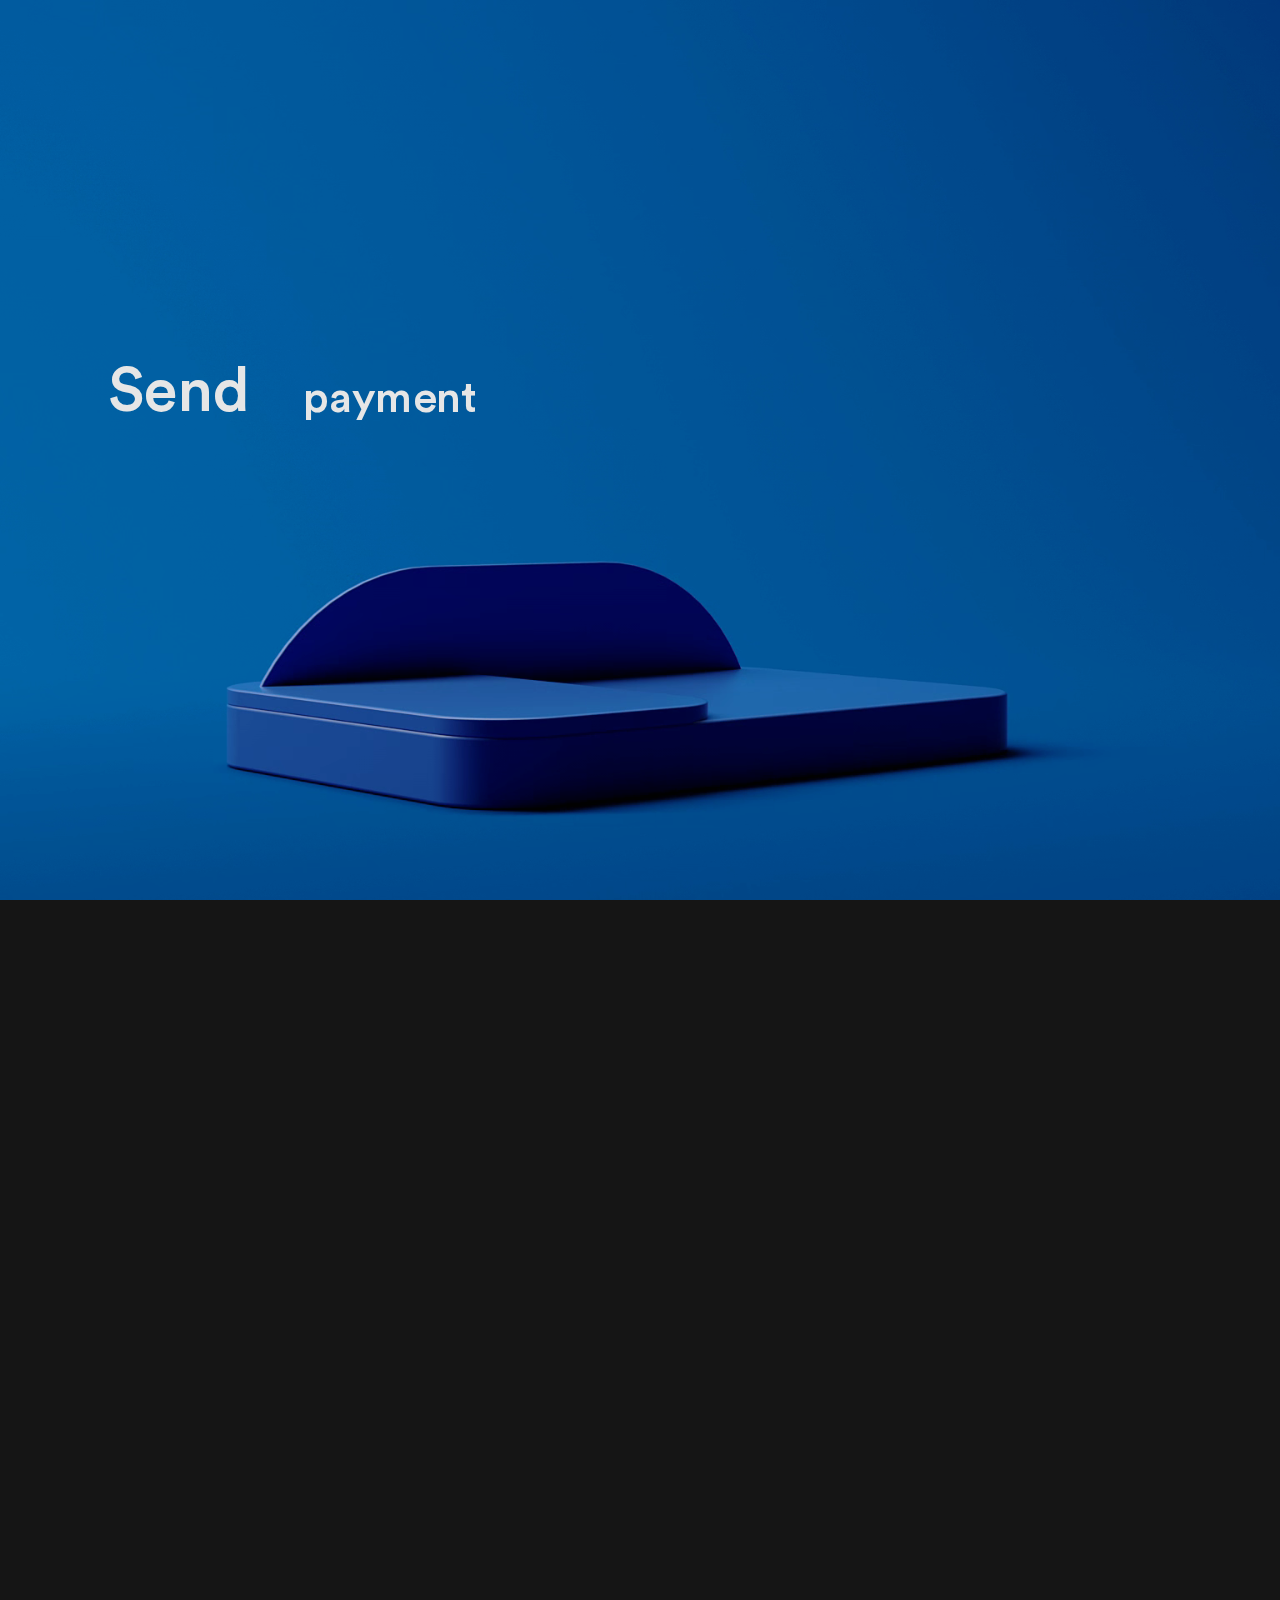
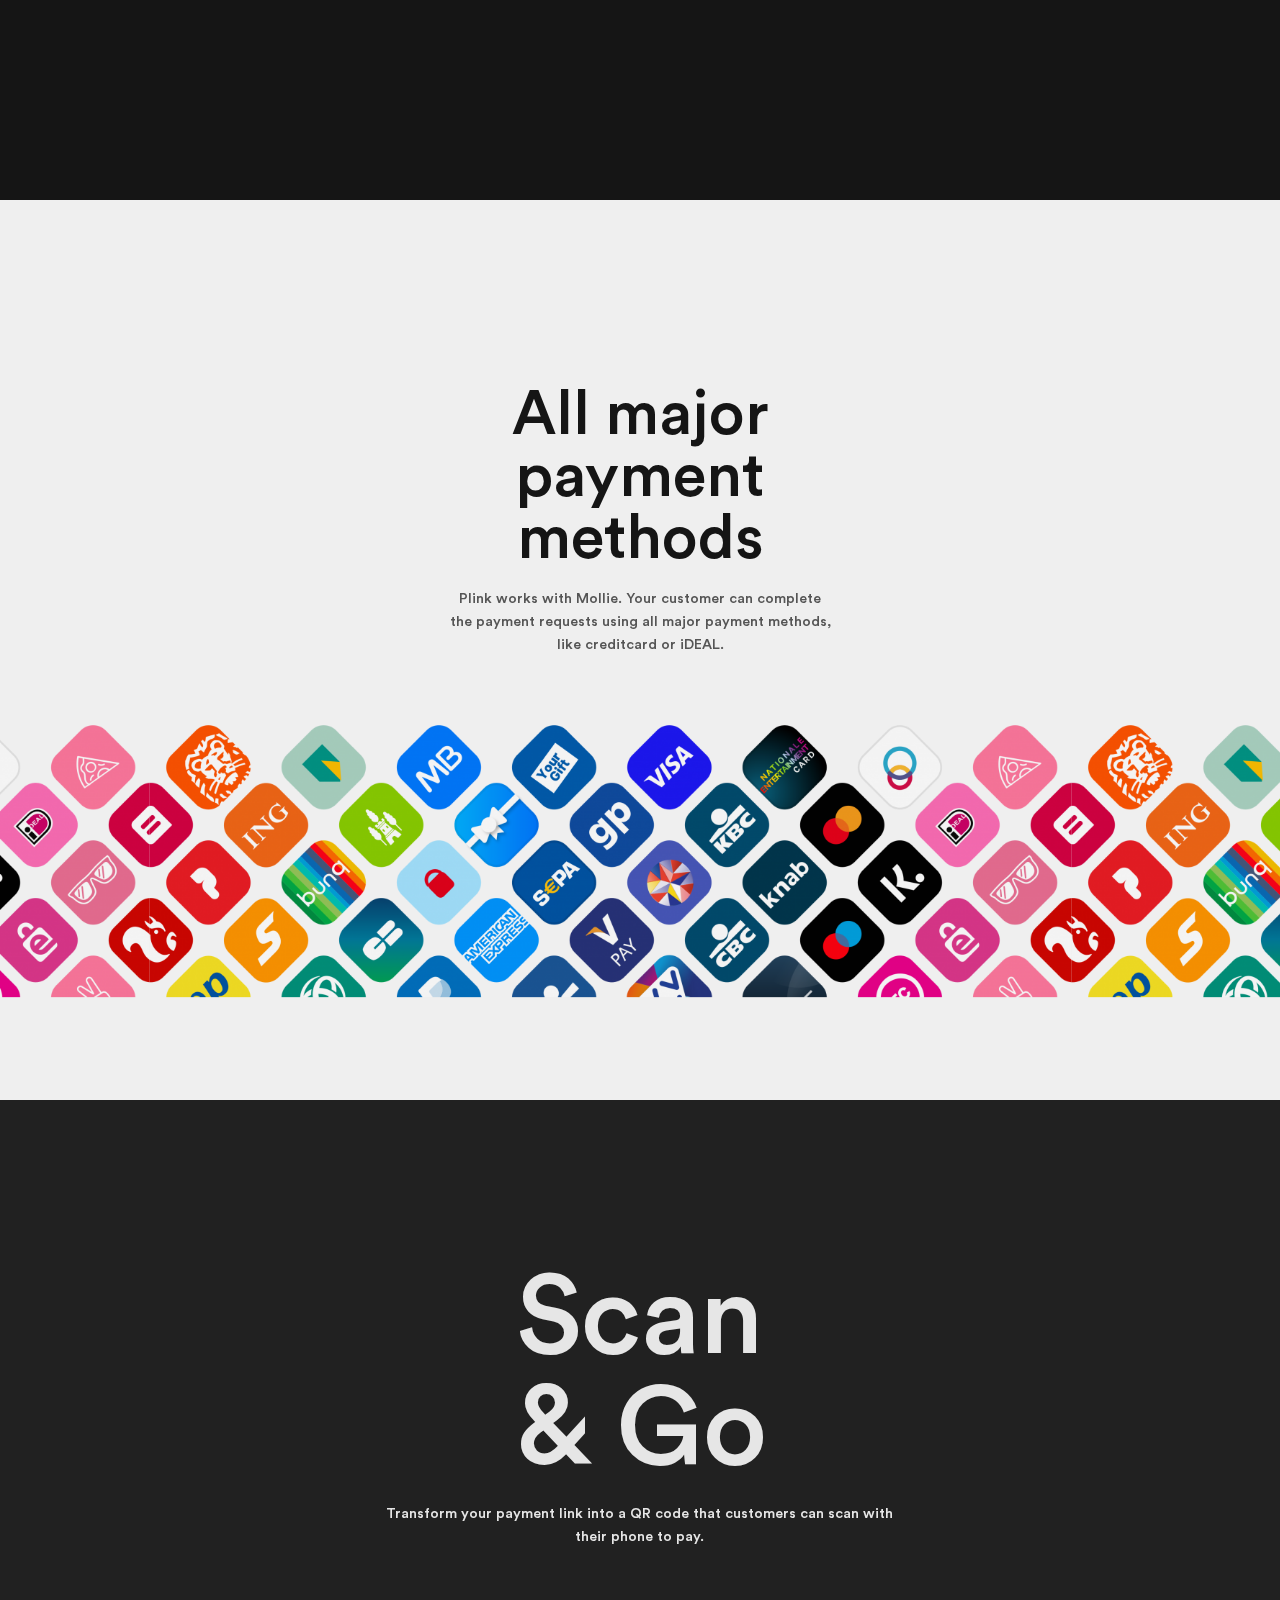
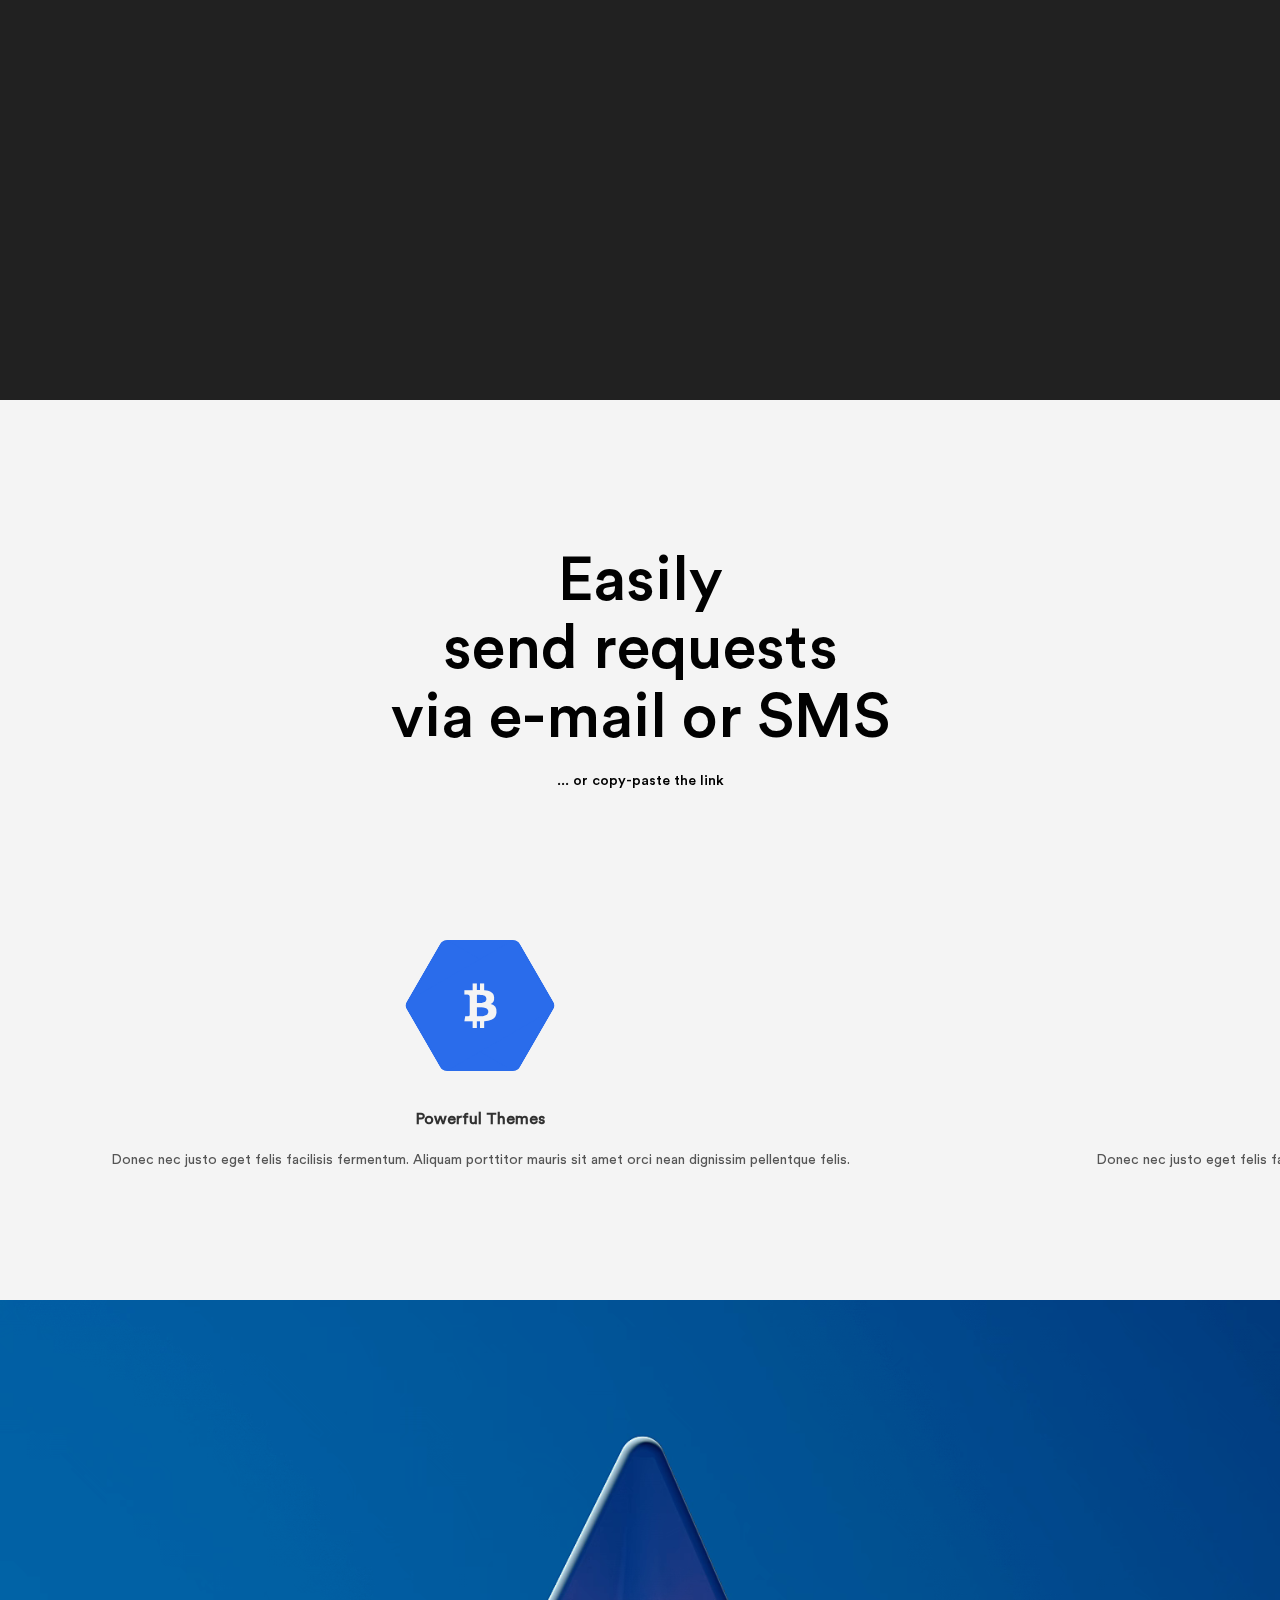
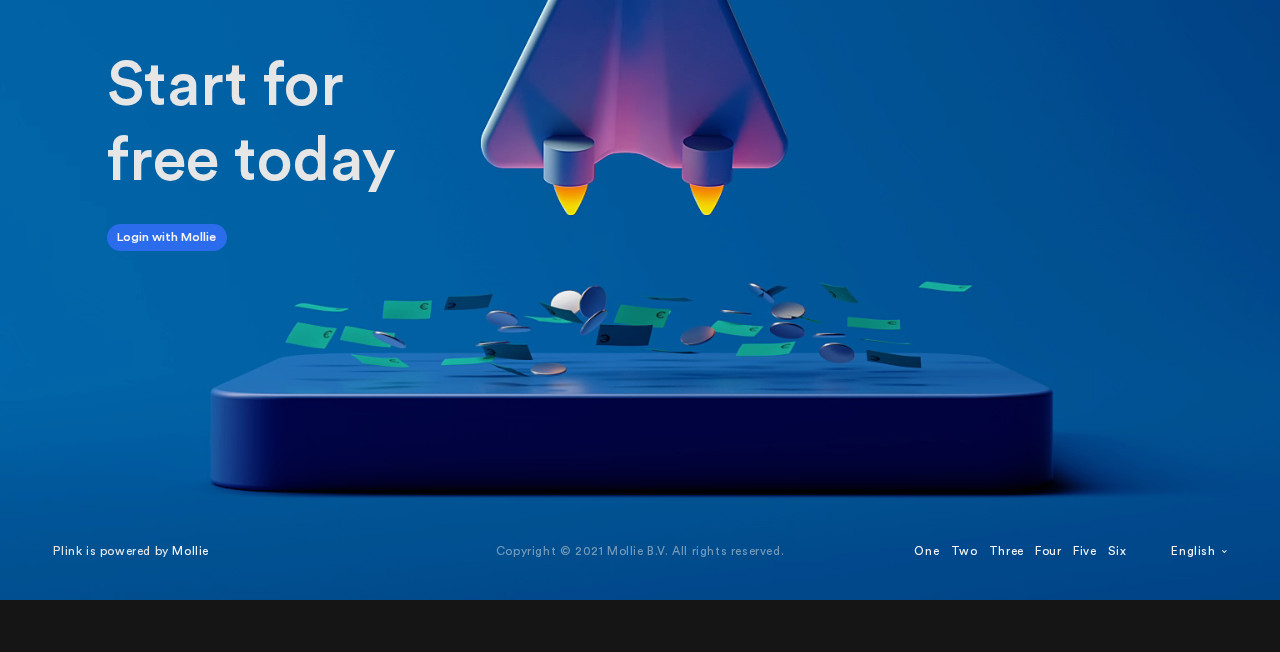
<file: src/index.html>
<!DOCTYPE html>
<html xmlns="http://www.w3.org/1999/xhtml">

<head>
  <meta http-equiv="Content-Type" content="text/html; charset=UTF-8" />
  <meta http-equiv="X-UA-Compatible" content="IE=edge,chrome=1" />
  <meta name="viewport" content="width=device-width, initial-scale=1.0" />
  <meta name="theme-color" content="#151515" />
  <title>Plink - Create payment links and send them to your clients</title>
  <meta name="description"
    content="Easily create payment requests and send to your customers via e-mail, SMS or by copy-pasting the link." />
  <link rel="icon" type="image/png" href="./assets/images/favicon/favicon-32x32.png" sizes="32x32" />
  <link rel="icon" type="image/png" href="./assets/images/favicon/favicon-64x64.png" sizes="64x64" />
  <link rel="apple-touch-icon" href="./assets/images/favicon/favicon-180x180.png" />
  <link rel="shortcut icon" href="./assets/images/favicon/favicon-32x32.png" />
  <link rel="stylesheet" id="stylesheet-css" href="./assets/css/font-awesome.min.css" type="text/css" media="all" />
  <link rel="stylesheet" id="stylesheet-css" href="./assets/css/reset.css" type="text/css" media="all" />
  <link rel="stylesheet" id="stylesheet-css" href="./assets/css/common.css" type="text/css" media="all" />
  <link rel="stylesheet" id="stylesheet-css" href="./assets/css/frontpage.css" type="text/css" media="all" />
  <link rel="stylesheet" id="stylesheet-css" href="./assets/css/swiper.min.css" type="text/css" media="all" />

</head>

<body class="en-EN" style="background: rgb(21, 21, 21);">
  <div class="loader">
    <span>Loading...</span>
  </div>
  <header class="header">
    <a class="logo" name="Home" href=""> <span>Home</span> <img src="./assets/images/logo--light.svg" alt="Plink logo"
        width="57" height="23" />
      <div class="qr-ball"></div>
    </a>
    <nav>
      <div class="header_menu">
        <a name="Faq" href="./faq.html">FAQ</a>
        <a name="ONE" href="" target="_blank">One</a>
        <a name="TWO" href="" target="_blank">Two</a>
        <a name="THREE" href="" target="_blank">Three</a>
        <a name="FOUR" href="" target="_blank">Four</a>
        <a name="Contact" href="" target="_blank">Contact</a>
        <div class="qr-ball"></div>
      </div>
      <a id="login" name="Login with Mollie" class="button" href="" target="_blank" rel="nofollow">Login with Mollie</a>
    </nav>
  </header>
  <div id="container" role="main" data-path="">
    <div id="home" class="home">
      <div class="scrollable">
        <div class="page-wrapper">
          <section class="section home_intro nav-switch" data-switch-color="#FFFFFF">
            <div class="video-background prllx">
              <div class="home_intro_videos">
                <video class="intro" muted playsinline>
                  <source src="./assets/videos/intro.webm" type="video/webm">
                  </source>
                  <source src="./assets/videos/intro.mp4" type="video/mp4">
                  </source>
                </video>
                <video class="intro-loop" muted playsinline loop>
                  <source src="./assets/videos/loop.webm" type="video/webm">
                  </source>
                  <source src="./assets/videos/loop.mp4" type="video/mp4">
                  </source>
                </video>
              </div>
            </div>
            <div class="arrow-bottom">
              <svg viewbox="0 0 17 21" fill="none" xmlns="http://www.w3.org/2000/svg">
                <path d="M3.1875 14.4375L8.5 19.6875M8.5 19.6875L13.8125 14.4375M8.5 19.6875V1.3125" stroke="white"
                  stroke-width="2" stroke-linecap="square"></path>
              </svg>
            </div>
            <div class="home_titles">
              <h1 class="title">
                <span>Send payment<br>requests,</span>
                <span>get paid <br>fast!</span>
              </h1>
              <h2 class="baseline">
                86% of our payment requests get paid with in 12 hours.
              </h2>
            </div>
          </section>
          <section class="section home_create nav-switch" data-switch-color="#FFFFFF">
            <div class="home_create_coins">
              <div class="coins coin_1 prllx" data-prllx-d="0">
                <div class="prllx-elt">
                  <video class="" autoplay loop muted playsinline preload>
                    <source src="./assets/videos/coin_3.webm" type="video/webm">
                    </source>
                    <source src="./assets/videos/coin_3.mp4" type="video/mp4">
                    </source>
                  </video>
                </div>
              </div>
              <div class="coins coin_2 prllx" data-prllx-d="-20">
                <div class="prllx-elt">
                  <video class="" autoplay loop muted playsinline preload>
                    <source src="./assets/videos/coin_3.webm" type="video/webm">
                    </source>
                    <source src="./assets/videos/coin_2.mp4" type="video/mp4">
                    </source>
                  </video>
                </div>
              </div>
              <div class="coins coin_3 prllx" data-prllx-d="50">
                <div class="prllx-elt">
                  <video autoplay loop muted playsinline preload>
                    <source src="./assets/videos/coin_1.webm" type="video/webm">
                    </source>
                    <source src="./assets/videos/coin_1.mp4" type="video/mp4">
                    </source>
                  </video>
                </div>
              </div>
            </div>
            <div class="home_titles block-anim no-slide just-below">
              <h1 class="title">Create<br>payment<br>requests</h1>
              <h2 class="baseline">
                <p>Make a simple payment link in <strong>5 seconds.</strong><br /> Use our powerful features to
                  customize your request.</p>
              </h2>
            </div>
            <ul class="home_create_facts">
              <li>
                <h3 class="title">One-off or reusable</h3>
                <h4 class="text">Request one payment. Or get paid multiple times with a reusable link.</h4>
              </li>
              <li>
                <h3 class="title">Add downloads</h3>
                <h4 class="text">Offer downloadable files after your customer completes the payment.</h4>
              </li>
              <li>
                <h3 class="title">Say thanks your way</h3>
                <h4 class="text">Show a custom thank you message after successful payment.</h4>
              </li>
              <li>
                <h3 class="title">Track&amp;Trace</h3>
                <h4 class="text">Track in real-time whether you request gets sent, viewed and paid.</h4>
              </li>
            </ul>
          </section>
          <section class="section home_payment nav-switch" data-switch-color="#000000">
            <div class="home_titles">
              <h1 class="title">All major <br />payment methods</h1>
              <h2 class="baseline">Plink works with Mollie. Your customer can complete the payment requests using all
                major payment methods, like creditcard or iDEAL.</h2>
            </div>
            <div class="prllx" data-prllx-d="10" data-prllx-offset="-25">
              <div class="home_payment_logos scroll-loop prllx-elt">
                <div>
                  <span> <img class="" alt="" sizes="100vw" src="./assets/images/payment-methods_copy_2_2x.png" srcset="./assets/videos/payment-methods_copy_2_2x-320x0-c-default.png 320w,
       ./assets/images/payment-methods_copy_2_2x-640x0-c-default.png 640w,
       ./assets/images/payment-methods_copy_2_2x-1024x0-c-default.png 1024w,
       ./assets/images/payment-methods_copy_2_2x-1280x0-c-default.png 1280w,
       ./assets/images/payment-methods_copy_2_2x-1440x0-c-default.png 1440w,
       ./assets/images/payment-methods_copy_2_2x-1920x0-c-default.png 1920w" /> </span>
                  <span> <img class="" alt="" sizes="100vw" src="./assets/images/payment-methods_copy_2_2x.png" srcset="./assets/videos/payment-methods_copy_2_2x-320x0-c-default.png 320w,
       ./assets/images/payment-methods_copy_2_2x-640x0-c-default.png 640w,
       ./assets/images/payment-methods_copy_2_2x-1024x0-c-default.png 1024w,
       ./assets/images/payment-methods_copy_2_2x-1280x0-c-default.png 1280w,
       ./assets/images/payment-methods_copy_2_2x-1440x0-c-default.png 1440w,
       ./assets/images/payment-methods_copy_2_2x-1920x0-c-default.png 1920w" /> </span>
                  <span> <img class="" alt="" sizes="100vw" src="./assets/images/payment-methods_copy_2_2x.png" srcset="./assets/images/payment-methods_copy_2_2x-320x0-c-default.png 320w,
       ./assets/images/payment-methods_copy_2_2x-640x0-c-default.png 640w,
       ./assets/images/payment-methods_copy_2_2x-1024x0-c-default.png 1024w,
       ./assets/images/payment-methods_copy_2_2x-1280x0-c-default.png 1280w,
       ./assets/images/payment-methods_copy_2_2x-1440x0-c-default.png 1440w,
       ./assets/images/payment-methods_copy_2_2x-1920x0-c-default.png 1920w" /> </span>
                  <span> <img class="" alt="" sizes="100vw" src="./assets/images/payment-methods_copy_2_2x.png" srcset="./assets/images/payment-methods_copy_2_2x-320x0-c-default.png 320w,
       ./assets/images/payment-methods_copy_2_2x-640x0-c-default.png 640w,
       ./assets/images/payment-methods_copy_2_2x-1024x0-c-default.png 1024w,
       ./assets/images/payment-methods_copy_2_2x-1280x0-c-default.png 1280w,
       ./assets/images/payment-methods_copy_2_2x-1440x0-c-default.png 1440w,
       ./assets/images/payment-methods_copy_2_2x-1920x0-c-default.png 1920w" /> </span>
                </div>
              </div>
            </div>
          </section>
          <section class="section home_scan nav-switch" data-switch-color="#FFFFFF">
            <div class="home_titles">
              <h1 class="title">Scan<br /> &amp; Go</h1>
              <h2 class="baseline">Transform your payment link into a QR code that customers can scan with their phone
                to pay.</h2>
            </div>
            <div class="home_scan_qr-code-wrapper prllx" data-prllx-d="50">
              <div class="prllx-elt">
                <div class="home_scan_qr-code">
                  <div class="home_scan_qr-code-image">
                    <img class="lazy" alt="QR CODE" sizes="20vw" data-src="./assets/images/plink_hp_qr.png" data-srcset="./assets/images/plink_hp_qr-320x0-c-default.png 320w,
             ./assets/images/plink_hp_qr-640x0-c-default.png 640w,
             ./assets/images/plink_hp_qr-1024x0-c-default.png 1024w,
             ./assets/images/plink_hp_qr-1280x0-c-default.png 1280w,
             ./assets/images/plink_hp_qr-1440x0-c-default.png 1440w,
             ./assets/images/plink_hp_qr-1920x0-c-default.png 1920w" />
                    <svg viewbox="0 0 175 167" fill="none" xmlns="http://www.w3.org/2000/svg">
                      <g fill="white" stroke="#1997FC" stroke-width="2">
                        <path d="M1.5 14.5V1H15"></path>
                        <path d="M160 0.999999L173.5 1L173.5 14.5"></path>
                        <path d="M15 165.5L1.5 165.5L1.5 152"></path>
                        <path d="M173.5 152L173.5 165.5L160 165.5"></path>
                      </g>
                    </svg>
                  </div>
                </div>
              </div>
            </div>
          </section>
          <section class="section home_send nav-switch" data-switch-color="#000000">
            <!-- <div class="home_send_video prllx" data-prllx-d="50"> 
        <video class="" autoplay loop muted playsinline> 
         <source data-src="./assets/videos/mail_loop.webm" type="video/webm" src="./assets/videos/mail_loop.webm"></source> 
         <source data-src="./assets/videos/mail_loop.mp4" type="video/mp4" src="./assets/videos/mail_loop.mp4"></source> 
        </video> 
       </div>  -->
            <div class="home_titles">
              <h1 class="title">Easily<br />send requests<br />via e-mail or SMS</h1>
              <h2 class="baseline">... or copy-paste the link</h2>
            </div>
            <div class="home_send_wrapper swiper-container">

              <div class="swiper-wrapper">
                <div class="swiper-slide">
                  <div class="home1_cona animation delay1">
                    <div class="icon_box"><span class="fa fa-btc"></span></div>
                    <h5>Powerful Themes</h5>
                    <p>
                      Donec nec justo eget felis facilisis fermentum. Aliquam porttitor mauris sit
                      amet orci nean dignissim pellentque felis.
                    </p>
                  </div>
                </div>
                <div class="swiper-slide">
                  <div class="home1_cona animation delay1">
                    <div class="icon_box"><span class="fa fa-cc-visa"></span></div>
                    <h5>Powerful Themes</h5>
                    <p>
                      Donec nec justo eget felis facilisis fermentum. Aliquam porttitor mauris sit
                      amet orci nean dignissim pellentque felis.
                    </p>
                  </div>
                </div>
                <div class="swiper-slide">
                  <div class="home1_cona animation delay1">
                    <div class="icon_box"><span class="fa fa-cc-jcb"></span></div>
                    <h5>Powerful Themes</h5>
                    <p>
                      Donec nec justo eget felis facilisis fermentum. Aliquam porttitor mauris sit
                      amet orci nean dignissim pellentque felis.
                    </p>
                  </div>
                </div>
                <div class="swiper-slide">
                  <div class="home1_cona animation delay1">
                    <div class="icon_box"><span class="fa fa-money"></span></div>
                    <h5>Powerful Themes</h5>
                    <p>
                      Donec nec justo eget felis facilisis fermentum. Aliquam porttitor mauris sit
                      amet orci nean dignissim pellentque felis.
                    </p>
                  </div>
                </div>
              </div>
            </div>
          </section>
        </div>
        <footer class="section footer nav-switch" data-switch-color="#FFFFFF">
          <div class="video-background prllx force-end" data-prllx-d="0">
            <div class="footer_video">
              <video autoplay loop muted playsinline>
                <source src="./assets/videos/loop.webm" type="video/webm">
                </source>
                <source src="./assets/videos/loop.mp4" type="video/mp4">
                </source>
              </video>
            </div>
          </div>
          <div class="home_titles">
            <h1 class="title">Start for<br />free today</h1>
            <a class="footer_cta button" rel="nofollow" name="Login with mollie" href="" target="_blank">
              <h2>Login with Mollie</h2>
            </a>
          </div>
          <div class="footer_bottom">
            <div class="powered-by">
              Plink is powered by
              <a href="" target="_blank" rel="noopener">Mollie</a>
            </div>
            <div class="copyright">
              Copyright &copy; 2021 Mollie B.V. All rights reserved.
            </div>
            <ul class="footer-nav-link">
              <li><a href="" target="_blank"> One</a></li>
              <li><a href="" target="_blank"> Two</a></li>
              <li><a href="" target="_blank"> Three</a></li>
              <li><a href="" target="_blank"> Four</a></li>
              <li><a href="" target="_blank"> Five</a></li>
              <li><a href="" target="_blank"> Six</a></li>
            </ul>
            <nav>
              <div class="lang-select">
                <div class="lang-select-btn">
                  <span class="title">English</span>
                  <span class="icon">
                    <svg width="5" height="4" viewbox="0 0 5 4" fill="none" xmlns="http://www.w3.org/2000/svg">
                      <path d="M0.707107 0.0859375L3.03422 2.41305L2.32711 3.12016L0 0.793044L0.707107 0.0859375Z"
                        fill="white"></path>
                      <path d="M4.0356 0L1.62002 2.41558L2.32713 3.12268L4.7427 0.707107L4.0356 0Z" fill="white"></path>
                    </svg> </span>
                </div>
                <div class="lang-select-list">
                  <ul>
                    <li id="nl"> <a name="Nederlands" href="" target="_blank"> Nederlands </a> </li>
                    <li id="de"> <a name="Deutsch" href="" target="_blank"> Deutsch </a> </li>
                    <li id="fr"> <a name="fran&ccedil;ais" href="" target="_blank"> fran&ccedil;ais </a> </li>
                  </ul>
                </div>
              </div>
            </nav>
          </div>
        </footer>
      </div>
    </div>
  </div>
  <script type="text/javascript" src="./assets/js/gsap.min.js"></script>
  <script type="text/javascript" src="./assets/js/ScrollToPlugin.min.js"></script>
  <script type="text/javascript" src="./assets/js/ScrollTrigger.min.js"></script>
  <script type="text/javascript" src="./assets/js/swiper.min.js"></script>
  <script type="text/javascript" src="./assets/js/vendor.js"></script>
  <script type="text/javascript" src="./assets/js/main.js"></script>
  <script type="text/javascript" src="./assets/js/fullScreen.js"></script>
</body>

</html>
</file>
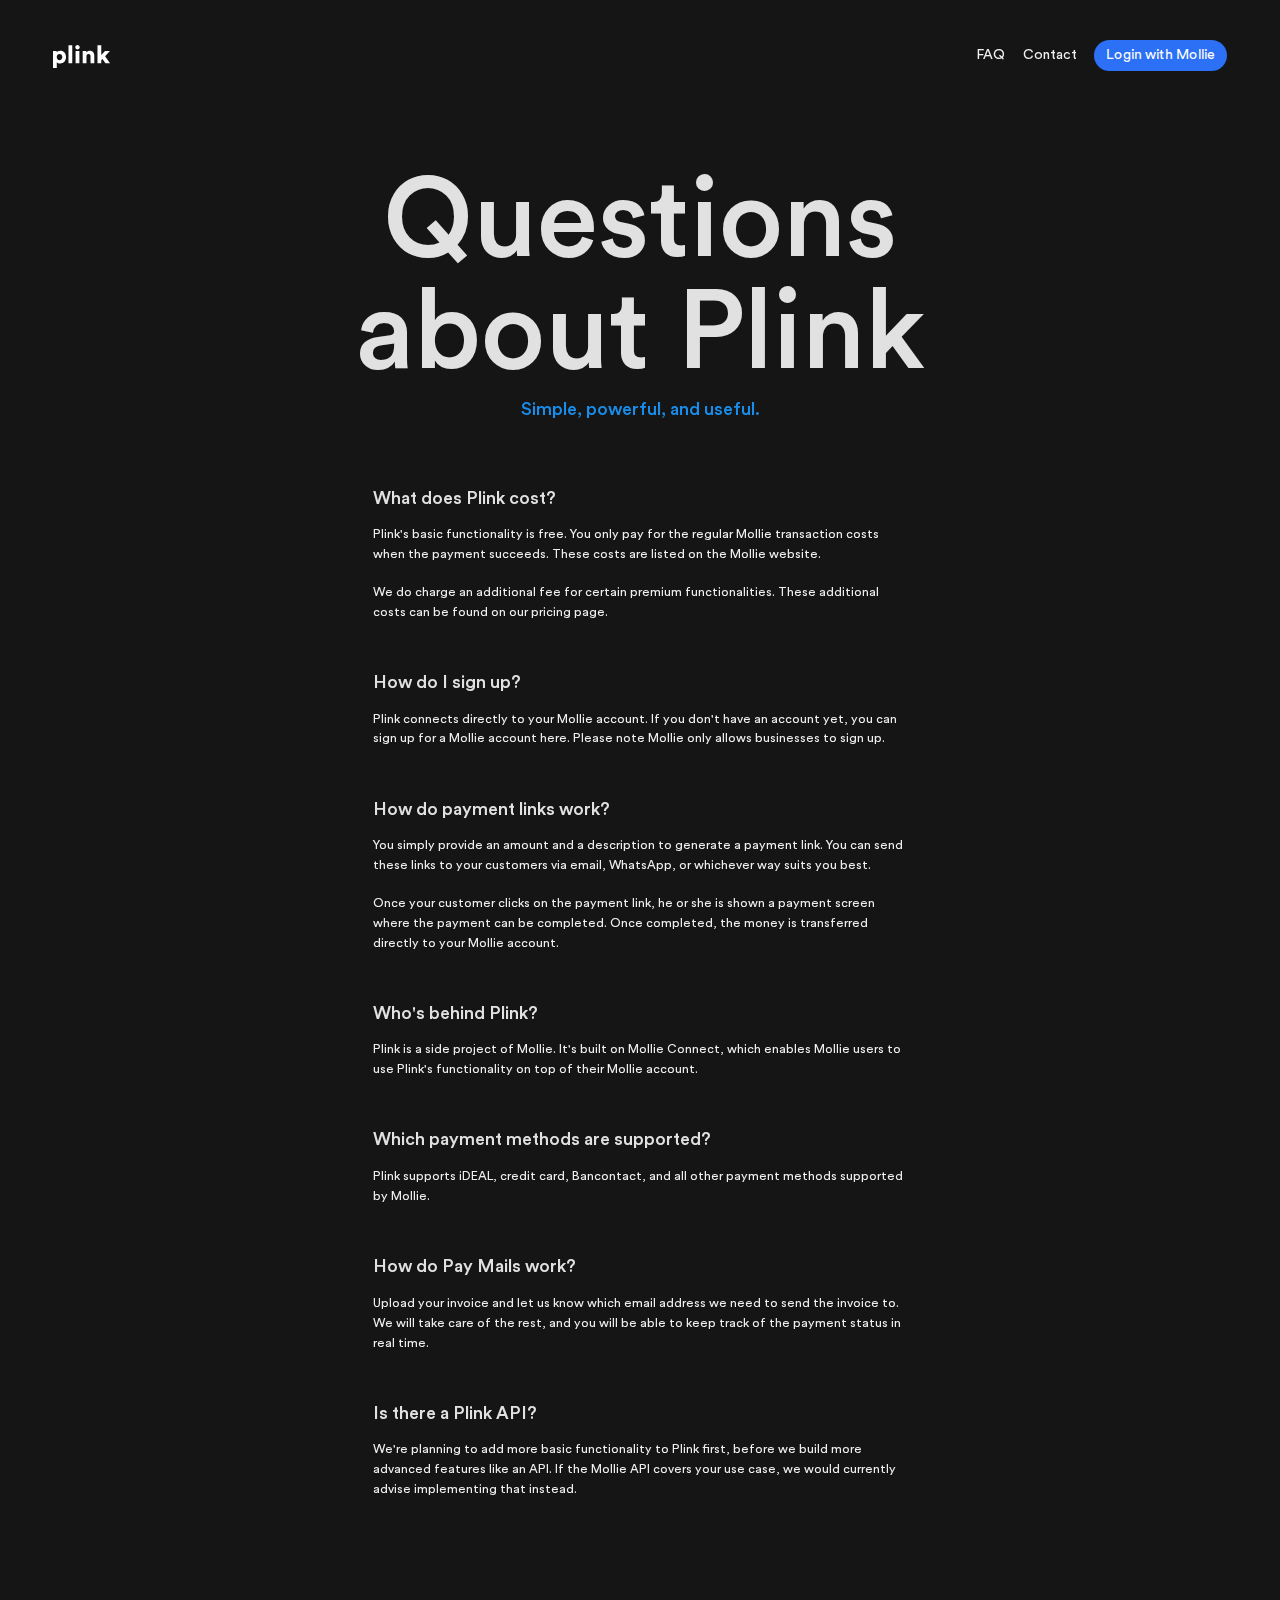
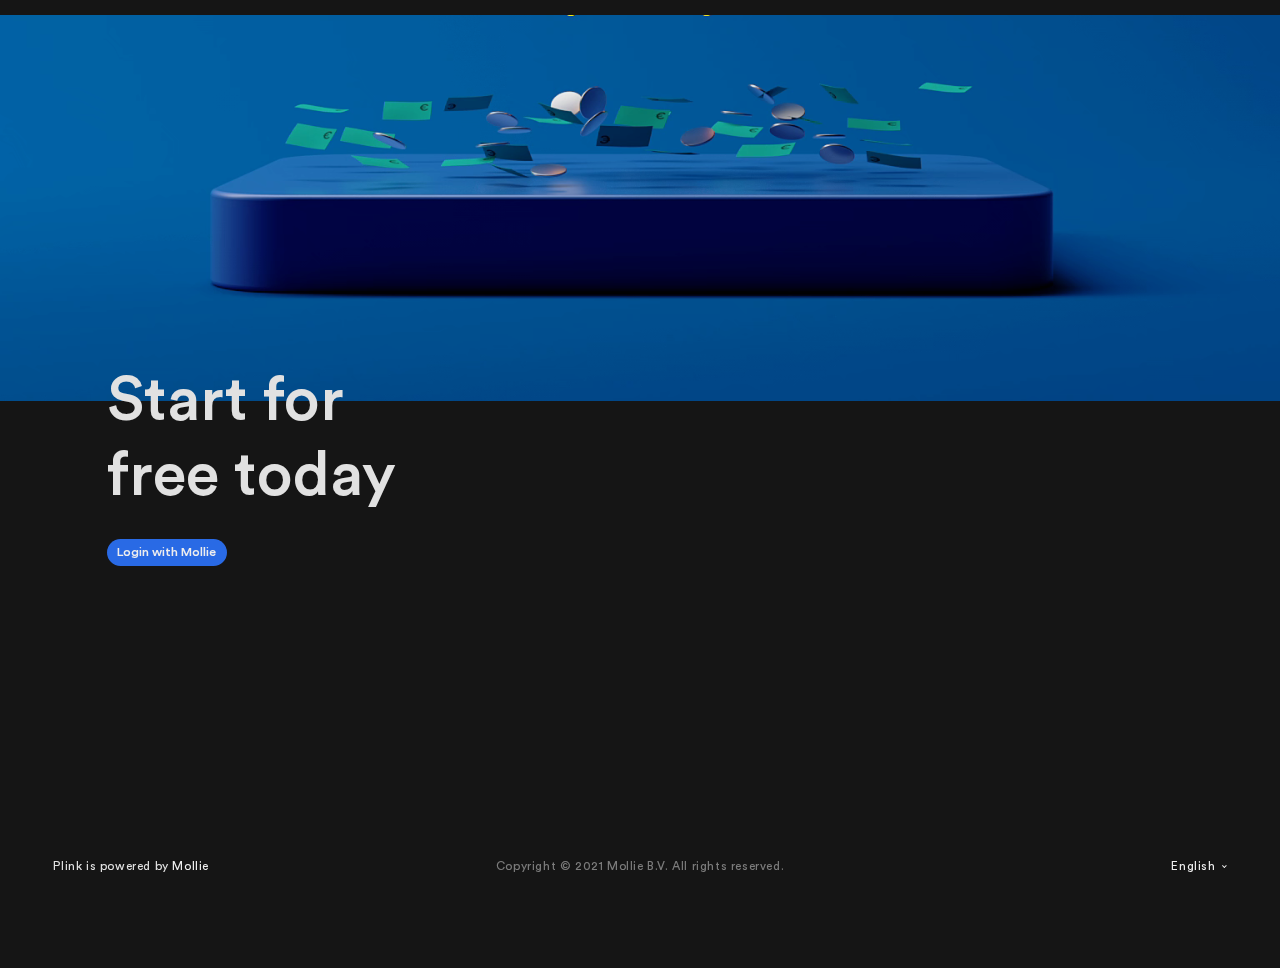
<file: src/faq.html>
<!DOCTYPE html>
<html xmlns="http://www.w3.org/1999/xhtml">
  <head>
    <meta http-equiv="Content-Type" content="text/html; charset=UTF-8" />
    <meta http-equiv="X-UA-Compatible" content="IE=edge,chrome=1" />
    <meta name="viewport" content="width=device-width, initial-scale=1.0" />
    <meta name="theme-color" content="#151515" />
    <title>Plink - Create payment links and send them to your clients</title>
    <meta
      name="description"
      content="Easily create payment requests and send to your customers via e-mail, SMS or by copy-pasting the link."
    />
    <link
      rel="icon"
      type="image/png"
      href="./assets/images/favicon/favicon-32x32.png"
      sizes="32x32"
    />
    <link
      rel="icon"
      type="image/png"
      href="./assets/images/favicon/favicon-64x64.png"
      sizes="64x64"
    />
    <link
      rel="apple-touch-icon"
      href="./assets/images/favicon/favicon-180x180.png"
    />
    <link
      rel="shortcut icon"
      href="./assets/images/favicon/favicon-32x32.png"
    />
    <link
      rel="stylesheet"
      id="stylesheet-css"
      href="./assets/css/reset.css"
      type="text/css"
      media="all"
    />
    <link
      rel="stylesheet"
      id="stylesheet-css"
      href="./assets/css/common.css"
      type="text/css"
      media="all"
    />
    <link
      rel="stylesheet"
      id="stylesheet-css"
      href="./assets/css/frontpage.css"
      type="text/css"
      media="all"
    />
  </head>
  <body class="en-EN">
    <div class="loader">
      <span>Loading...</span>
    </div>

    <header class="header">
      <a class="logo" name="Home" href="./index.html">
        <span>Home</span>
        <img
          src="./assets/images/logo--light.svg"
          alt="Plink logo"
          width="57"
          height="23"
        />
      </a>
      <nav>
        <div class="header_menu">
          <a name="Faq" href="">FAQ</a>
          <a name="Contact" href="chentian.ct@qq.com" target="_self">Contact</a>
        </div>
        <a
          id="login"
          name="Login with Mollie"
          class="button"
          href=""
          target="_self"
          rel="nofollow"
          >Login with Mollie</a
        >
      </nav>
    </header>

    <div id="container" role="main" data-path="">
      <div id="faq" class="faq hidden">
        <div class="scrollable">
          <div class="page-wrapper">
            <section class="page_header">
              <h1 class="title">
                Questions<br />
                about Plink
              </h1>
              <h2 class="baseline">Simple, powerful, and useful.</h2>
            </section>
            <section class="page_content">
              <h2>What does Plink cost?</h2>
              <p>
                Plink's basic functionality is free. You only pay for the
                regular Mollie transaction costs when the payment succeeds.
                These costs are listed on the
                <a href="">Mollie website</a>.
              </p>
              <p>
                We do charge an additional fee for certain premium
                functionalities. These additional costs can be found on our
                <a href="">pricing page</a>.
              </p>
              <h2>How do I sign up?</h2>
              <p>
                Plink connects directly to your Mollie account. If you don't
                have an account yet, you can
                <a href="">sign up for a Mollie account here</a>. Please note
                Mollie only allows businesses to sign up.
              </p>
              <h2>How do payment links work?</h2>
              <p>
                You simply provide an amount and a description to generate a
                payment link. You can send these links to your customers via
                email, WhatsApp, or whichever way suits you best.
              </p>
              <p>
                Once your customer clicks on the payment link, he or she is
                shown a payment screen where the payment can be completed. Once
                completed, the money is transferred directly to your Mollie
                account.
              </p>
              <h2>Who&#039;s behind Plink?</h2>
              <p>
                Plink is a side project of
                <a href="">Mollie</a>. It's built on Mollie Connect, which
                enables Mollie users to use Plink's functionality on top of
                their Mollie account.
              </p>
              <h2>Which payment methods are supported?</h2>
              <p>
                Plink supports <a href="">iDEAL</a>, credit card, Bancontact,
                and all other
                <a href="">payment methods supported by Mollie</a>.
              </p>
              <h2>How do Pay Mails work?</h2>
              <p>
                Upload your invoice and let us know which email address we need
                to send the invoice to. We will take care of the rest, and you
                will be able to keep track of the payment status in real time.
              </p>
              <h2>Is there a Plink API?</h2>
              <p>
                We're planning to add more basic functionality to Plink first,
                before we build more advanced features like an API. If the
                <a href="">Mollie API</a>
                covers your use case, we would currently advise implementing
                that instead.
              </p>
            </section>
          </div>
          <footer class="footer nav-switch" data-switch-color="#FFFFFF">
            <div class="video-background prllx force-end" data-prllx-d="200">
              <div class="footer_video">
                <video class="" autoplay loop muted playsinline>
                  <source src="./assets/videos/loop.webm" type="video/webm" />
                  <source src="./assets/videos/loop.mp4" type="video/mp4" />
                </video>
              </div>
            </div>
            <div class="home_titles">
              <h1 class="title">Start for<br />free today</h1>
              <a
                class="footer_cta button"
                rel="nofollow"
                name="Login with mollie"
                href=""
                target="_blank"
                rel="noopener"
                ><h2>Login with Mollie</h2></a
              >
            </div>
            <div class="footer_bottom">
              <div class="powered-by">
                Plink is powered by
                <a href="" target="_blank" rel="noopener">Mollie</a>
              </div>
              <div class="copyright">
                Copyright © 2021 Mollie B.V. All rights reserved.
              </div>
              <nav>
                <div class="lang-select">
                  <div class="lang-select-btn">
                    <span class="title">English</span>
                    <span class="icon">
                      <svg
                        width="5"
                        height="4"
                        viewBox="0 0 5 4"
                        fill="none"
                        xmlns="http://www.w3.org/2000/svg"
                      >
                        <path
                          d="M0.707107 0.0859375L3.03422 2.41305L2.32711 3.12016L0 0.793044L0.707107 0.0859375Z"
                          fill="white"
                        />
                        <path
                          d="M4.0356 0L1.62002 2.41558L2.32713 3.12268L4.7427 0.707107L4.0356 0Z"
                          fill="white"
                        />
                      </svg>
                    </span>
                  </div>
                  <div class="lang-select-list">
                    <ul>
                      <li id="nl">
                        <a name="Nederlands" href="" target="_self">
                          Nederlands
                        </a>
                      </li>
                      <li id="de">
                        <a name="Deutsch" href="" target="_self"> Deutsch </a>
                      </li>
                      <li id="fr">
                        <a name="français" href="" target="_self"> français </a>
                      </li>
                    </ul>
                  </div>
                </div>
              </nav>
            </div>
          </footer>
        </div>
      </div>
    </div>
    <script type="text/javascript" src="./assets/js/gsap.min.js"></script>
    <script type="text/javascript" src="./assets/js/vendor.js"></script>
    <script type="text/javascript" src="./assets/js/main.js"></script>
  </body>
</html>
</file>
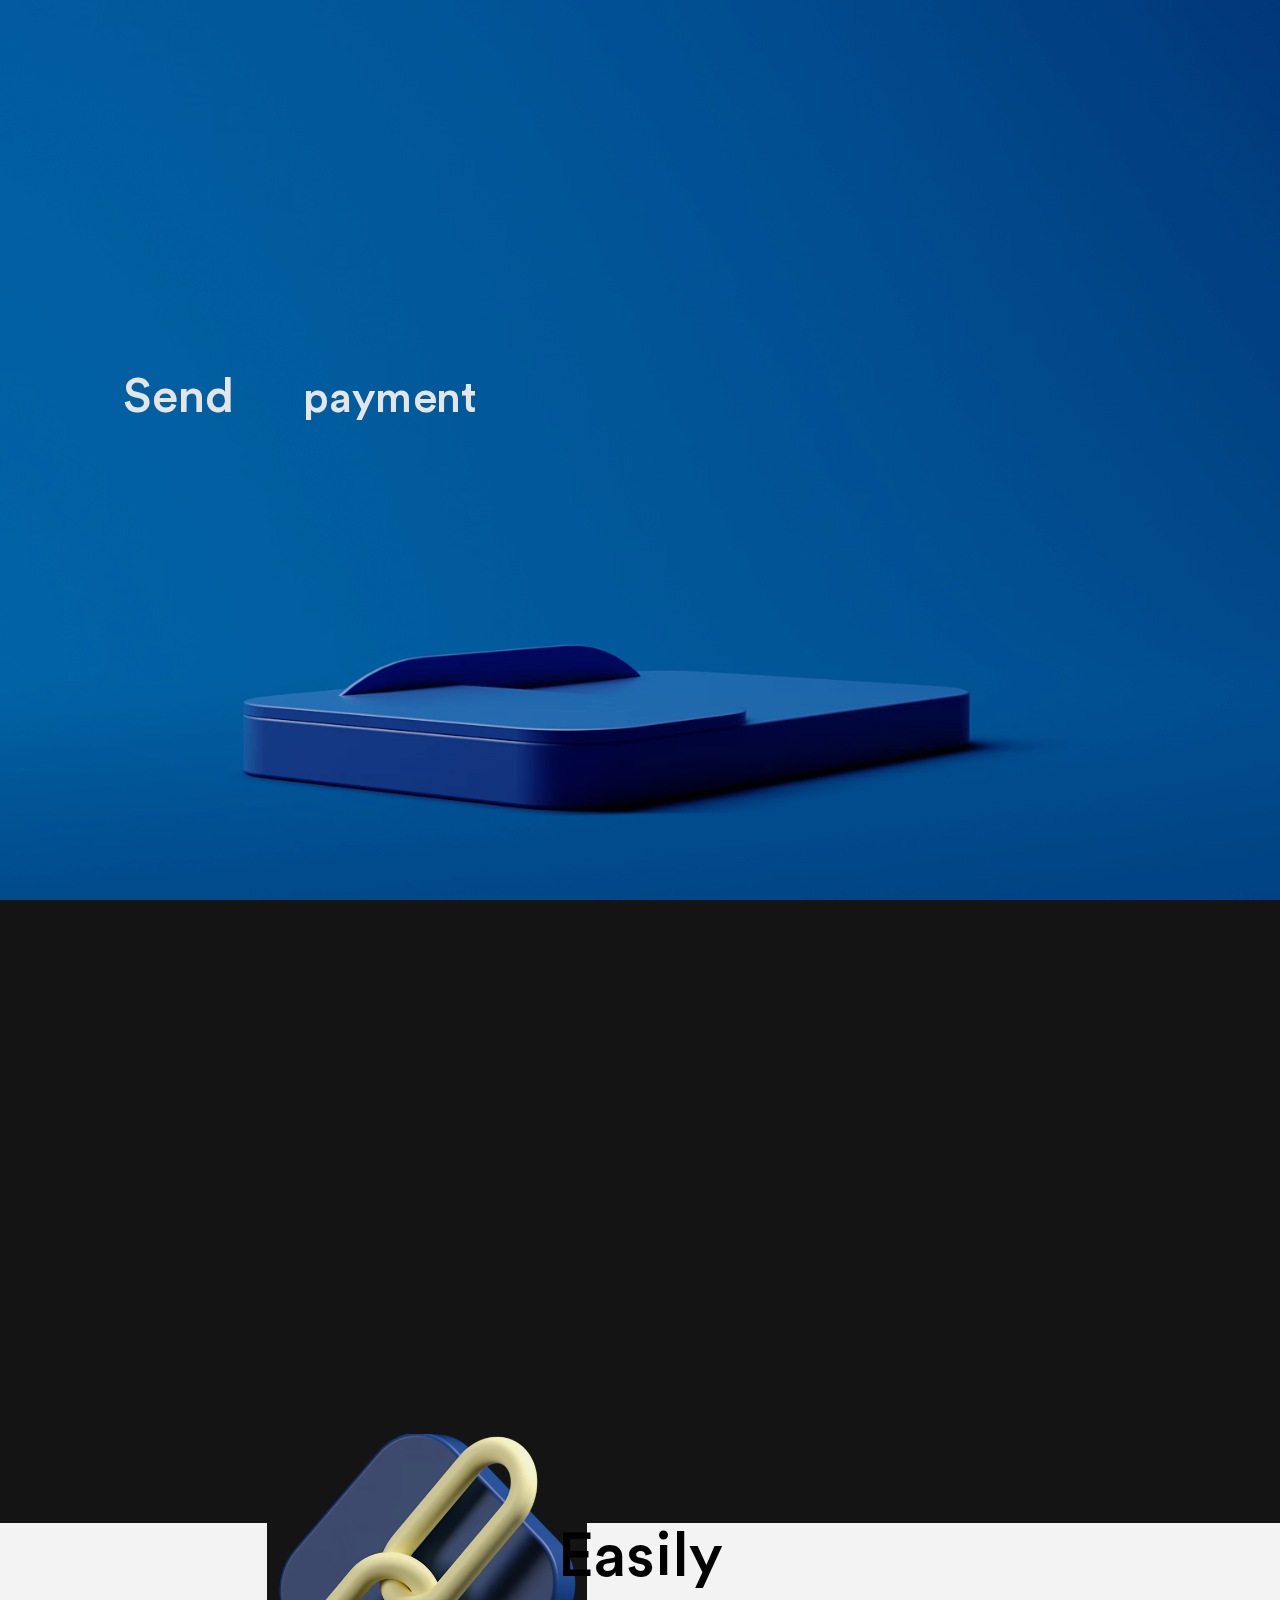
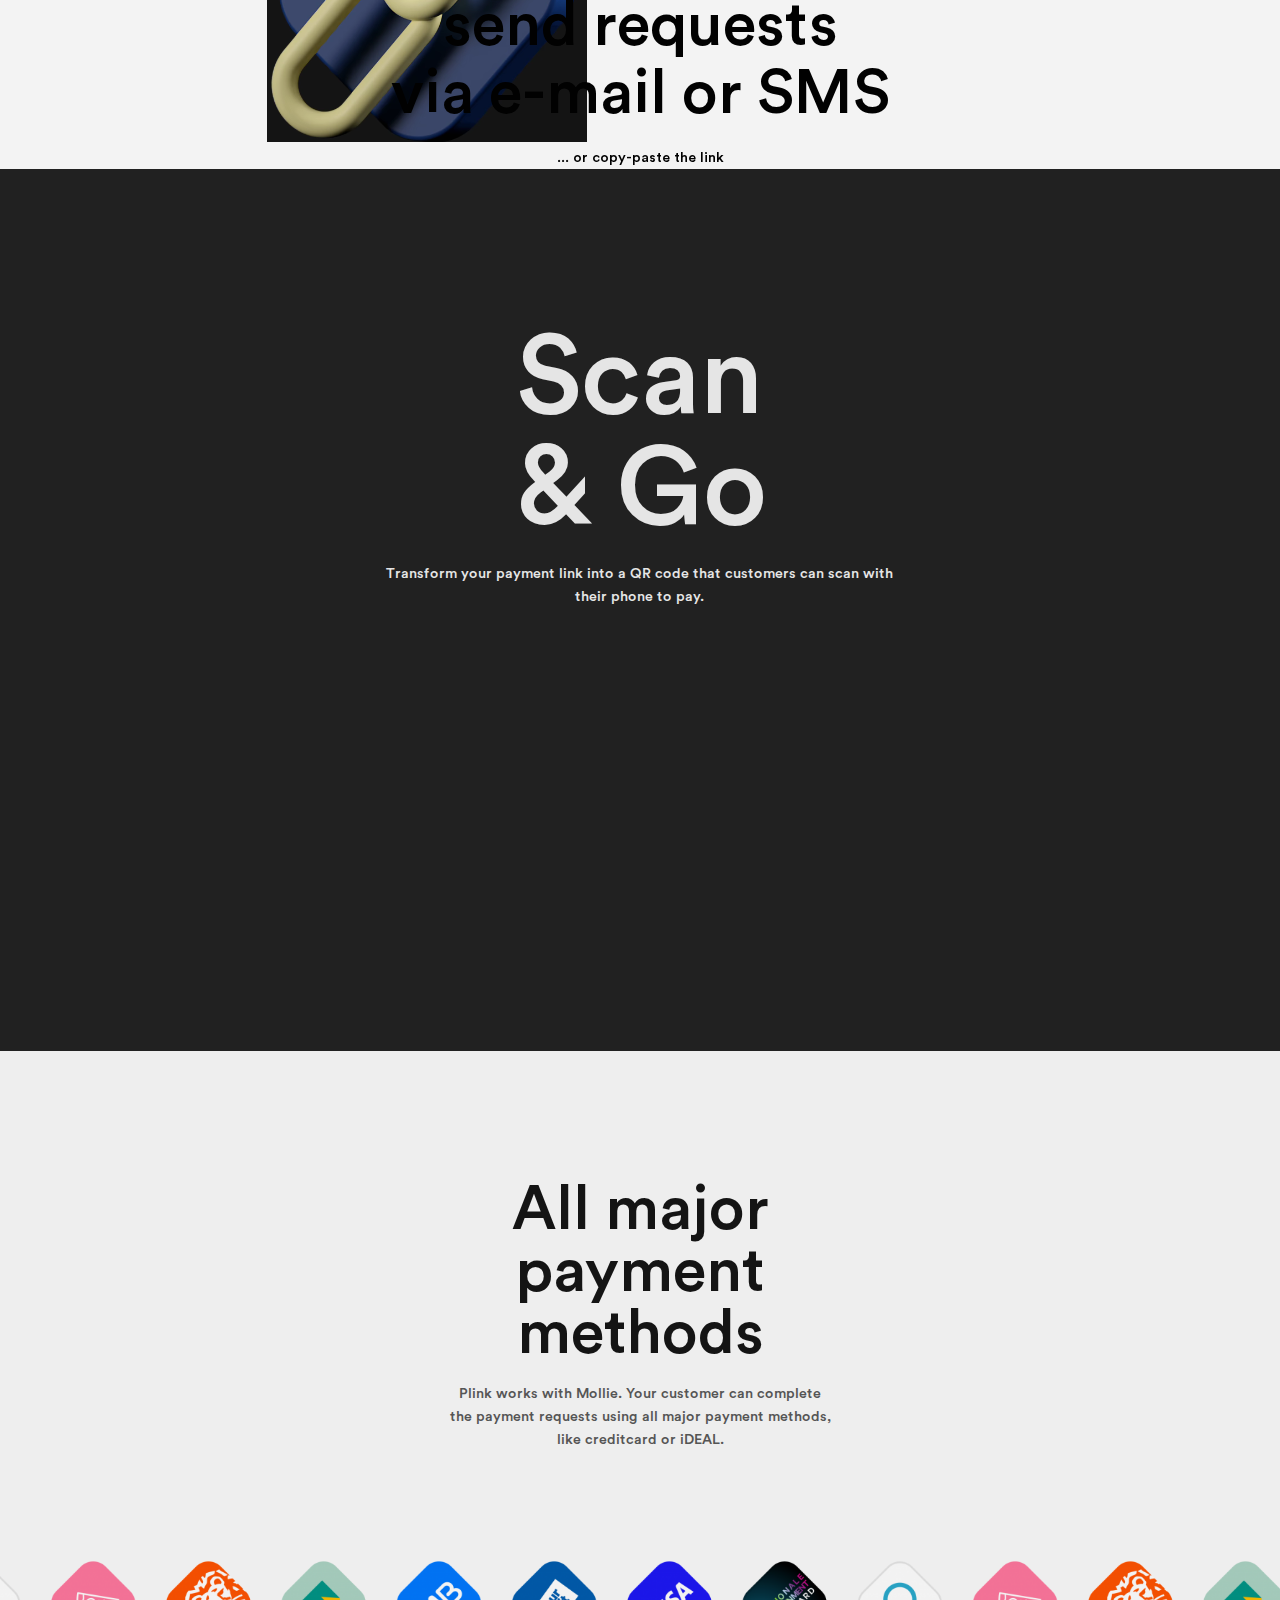
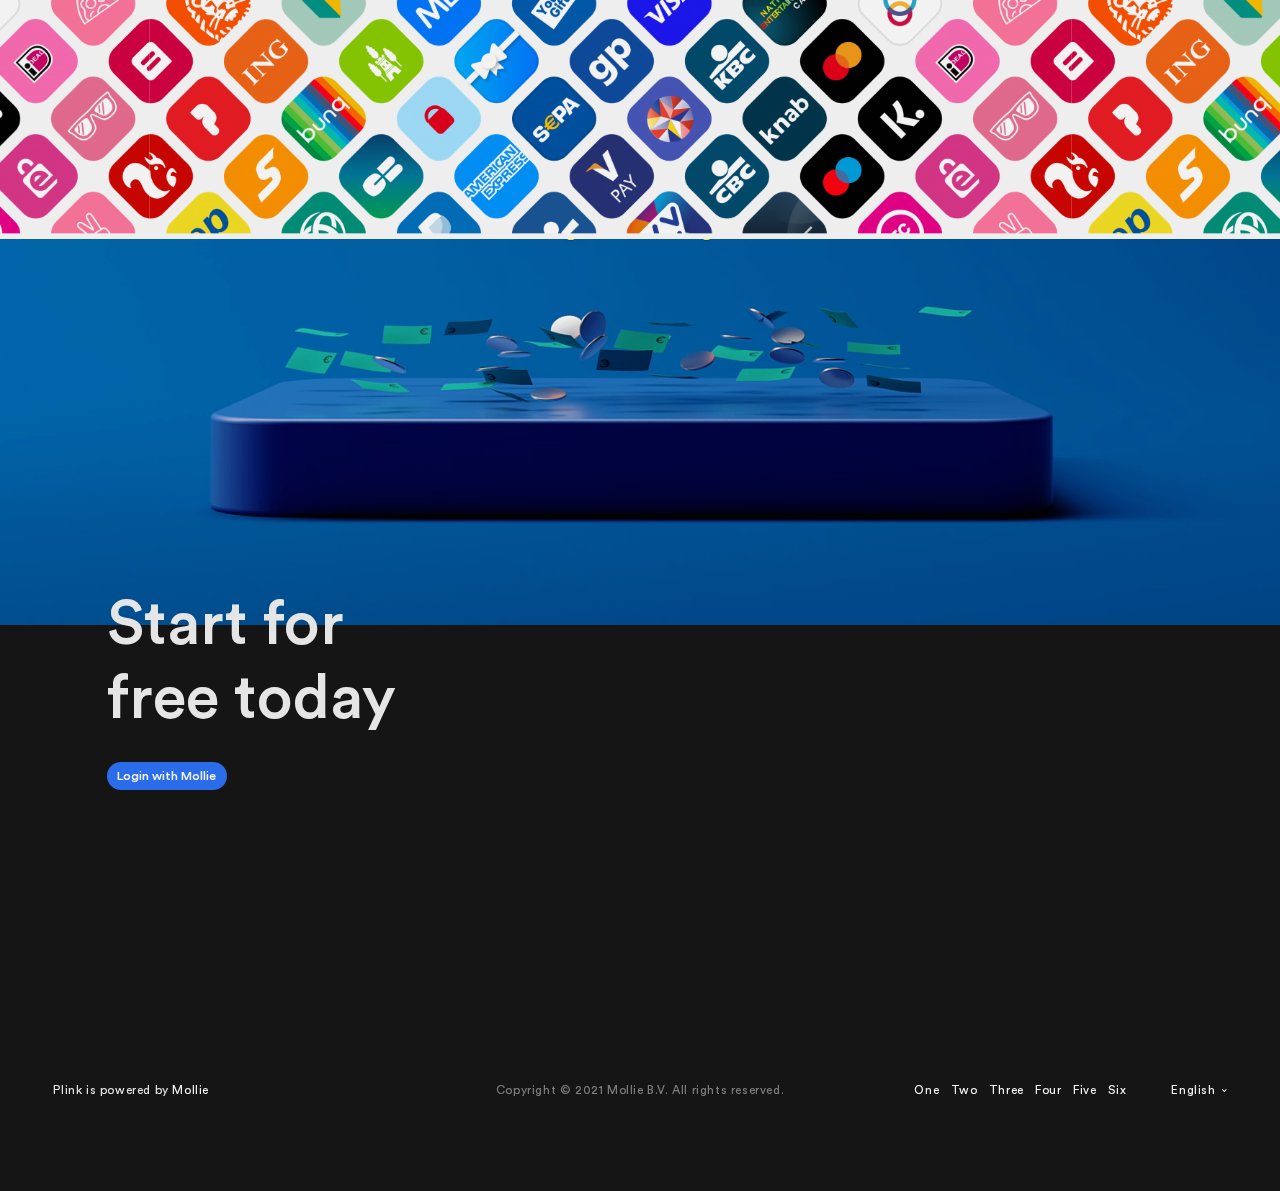
<file: src/index-bak.html>
<!DOCTYPE html>
<html xmlns="http://www.w3.org/1999/xhtml">
 <head>
  <meta http-equiv="Content-Type" content="text/html; charset=UTF-8" /> 
  <meta http-equiv="X-UA-Compatible" content="IE=edge,chrome=1" /> 
  <meta name="viewport" content="width=device-width, initial-scale=1.0" /> 
  <meta name="theme-color" content="#151515" /> 
  <title>Plink - Create payment links and send them to your clients</title> 
  <meta name="description" content="Easily create payment requests and send to your customers via e-mail, SMS or by copy-pasting the link." /> 
  <link rel="icon" type="image/png" href="./assets/images/favicon/favicon-32x32.png" sizes="32x32" /> 
  <link rel="icon" type="image/png" href="./assets/images/favicon/favicon-64x64.png" sizes="64x64" /> 
  <link rel="apple-touch-icon" href="./assets/images/favicon/favicon-180x180.png" /> 
  <link rel="shortcut icon" href="./assets/images/favicon/favicon-32x32.png" /> 
  <link rel="stylesheet" id="stylesheet-css" href="./assets/css/reset.css" type="text/css" media="all" /> 
  <link rel="stylesheet" id="stylesheet-css" href="./assets/css/common.css" type="text/css" media="all" /> 
  <link rel="stylesheet" id="stylesheet-css" href="./assets/css/frontpage.css" type="text/css" media="all" /> 

 </head> 
 <body class="en-EN" style="background: rgb(21, 21, 21);">
    <div class="loader">
        <span>Loading...</span>
    </div>
  <header class="header"> 
   <a class="logo" name="Home" href=""> <span>Home</span> <img src="./assets/images/logo--light.svg" alt="Plink logo" width="57" height="23" /> 
    <div class="qr-ball"></div></a> 
   <nav> 
    <div class="header_menu"> 
     <a name="Faq" href="./faq.html">FAQ</a> 
     <a name="ONE" href="" target="_self">One</a> 
     <a name="TWO" href="" target="_self">Two</a> 
     <a name="THREE" href="" target="_self">Three</a> 
     <a name="FOUR" href="" target="_self">Four</a> 
     <a name="Contact" href="" target="_self">Contact</a> 
     <div class="qr-ball"></div>
    </div> 
    <a id="login" name="Login with Mollie" class="button" href="" target="_self" rel="nofollow">Login with Mollie</a> 
   </nav> 
  </header> 
  <div id="container" role="main" data-path=""> 
   <div id="home" class="home"> 
    <div class="scrollable"> 
     <div class="page-wrapper"> 
      <section class="home_intro"> 
       <div class="video-background prllx"> 
        <div class="home_intro_videos"> 
         <video class="intro" muted playsinline> 
          <source src="./assets/videos/intro.webm" type="video/webm"></source> 
          <source src="./assets/videos/intro.mp4" type="video/mp4"></source> 
         </video> 
         <video class="intro-loop" muted playsinline loop> 
          <source src="./assets/videos/loop.webm" type="video/webm"></source> 
          <source src="./assets/videos/loop.mp4" type="video/mp4"></source> 
         </video> 
        </div> 
       </div> 
       <div class="arrow-bottom"> 
        <svg viewbox="0 0 17 21" fill="none" xmlns="http://www.w3.org/2000/svg"> 
         <path d="M3.1875 14.4375L8.5 19.6875M8.5 19.6875L13.8125 14.4375M8.5 19.6875V1.3125" stroke="white" stroke-width="2" stroke-linecap="square"></path> 
        </svg> 
       </div> 
       <div class="home_titles"> 
        <h1 class="title"> 
            <span>Send payment<br>requests,</span>
            <span>get paid <br>fast!</span>
        </h1> 
        <h2 class="baseline">
        86% of our payment requests get paid with in 12 hours.
        </h2> 
       </div> 
      </section> 
      <section class="home_create"> 
       <div class="home_create_coins"> 
        <div class="coins coin_1 prllx" data-prllx-d="-50"> 
         <div class="prllx-elt" > 
          <video class="" autoplay loop muted playsinline preload> 
           <source src="./assets/videos/coin_3.webm" type="video/webm"></source> 
           <source src="./assets/videos/coin_3.mp4" type="video/mp4"></source> 
          </video> 
         </div> 
        </div> 
        <div class="coins coin_2 prllx" data-prllx-d="-20"> 
         <div class="prllx-elt"> 
          <video class="" autoplay loop muted playsinline preload> 
           <source src="./assets/videos/coin_3.webm" type="video/webm"></source> 
           <source src="./assets/videos/coin_2.mp4" type="video/mp4"></source> 
          </video> 
         </div> 
        </div> 
        <div class="coins coin_3 prllx" data-prllx-d="50"> 
         <div class="prllx-elt"> 
          <video autoplay loop muted playsinline preload> 
           <source src="./assets/videos/coin_1.webm" type="video/webm"></source> 
           <source src="./assets/videos/coin_1.mp4" type="video/mp4"></source> 
          </video> 
         </div> 
        </div> 
       </div> 
       <div class="home_titles block-anim no-slide just-below"> 
        <h1 class="title">Create<br>payment<br>requests</h1>
        <h2 class="baseline"><p>Make a simple payment link in <strong>5 seconds.</strong><br /> Use our powerful features to customize your request.</p></h2>
       </div> 
       <ul class="home_create_facts"> 
        <li> <h3 class="title">One-off or reusable</h3> <h4 class="text">Request one payment. Or get paid multiple times with a reusable link.</h4> </li> 
        <li> <h3 class="title">Add downloads</h3> <h4 class="text">Offer downloadable files after your customer completes the payment.</h4> </li> 
        <li> <h3 class="title">Say thanks your way</h3> <h4 class="text">Show a custom thank you message after successful payment.</h4> </li> 
        <li> <h3 class="title">Track&amp;Trace</h3> <h4 class="text">Track in real-time whether you request gets sent, viewed and paid.</h4> </li> 
       </ul> 
      </section> 
      <section class="home_send"> 
       <div class="home_send_video prllx" data-prllx-d="50"> 
        <video class="" autoplay loop muted playsinline> 
         <source data-src="./assets/videos/mail_loop.webm" type="video/webm" src="./assets/videos/mail_loop.webm"></source> 
         <source data-src="./assets/videos/mail_loop.mp4" type="video/mp4" src="./assets/videos/mail_loop.mp4"></source> 
        </video> 
       </div> 
       <div class="home_titles"> 
        <h1 class="title">Easily<br />send requests<br />via e-mail or SMS</h1> 
        <h2 class="baseline">... or copy-paste the link</h2> 
       </div> 
      </section> 
      <section class="home_scan"> 
       <div class="home_titles"> 
        <h1 class="title">Scan<br /> &amp; Go</h1> 
        <h2 class="baseline">Transform your payment link into a QR code that customers can scan with their phone to pay.</h2> 
       </div> 
       <div class="home_scan_qr-code-wrapper prllx" data-prllx-d="-100"> 
        <div class="prllx-elt"> 
         <div class="home_scan_qr-code"> 
          <div class="home_scan_qr-code-image"> 
           <img class="lazy" alt="QR CODE" sizes="20vw" 
           data-src="./assets/images/plink_hp_qr.png" 
           data-srcset="./assets/images/plink_hp_qr-320x0-c-default.png 320w,
			./assets/images/plink_hp_qr-640x0-c-default.png 640w,
			./assets/images/plink_hp_qr-1024x0-c-default.png 1024w,
			./assets/images/plink_hp_qr-1280x0-c-default.png 1280w,
			./assets/images/plink_hp_qr-1440x0-c-default.png 1440w,
			./assets/images/plink_hp_qr-1920x0-c-default.png 1920w" /> 
           <svg viewbox="0 0 175 167" fill="none" xmlns="http://www.w3.org/2000/svg"> 
            <g fill="white" stroke="#1997FC" stroke-width="2"> 
             <path d="M1.5 14.5V1H15"></path> 
             <path d="M160 0.999999L173.5 1L173.5 14.5"></path> 
             <path d="M15 165.5L1.5 165.5L1.5 152"></path> 
             <path d="M173.5 152L173.5 165.5L160 165.5"></path> 
            </g> 
           </svg> 
          </div> 
         </div> 
        </div> 
       </div> 
      </section> 
      <section class="home_payment nav-switch" data-switch-color="#000000"> 
       <div class="home_titles"> 
        <h1 class="title">All major <br />payment methods</h1> 
        <h2 class="baseline">Plink works with Mollie. Your customer can complete the payment requests using all major payment methods, like creditcard or iDEAL.</h2> 
       </div> 
       <div class="prllx" data-prllx-d="10" data-prllx-offset="2"> 
        <div class="home_payment_logos scroll-loop prllx-elt"> 
         <div> 
          <span> <img class="" alt="" sizes="100vw" src="./assets/images/payment-methods_copy_2_2x.png" srcset="./assets/videos/payment-methods_copy_2_2x-320x0-c-default.png 320w,
			./assets/images/payment-methods_copy_2_2x-640x0-c-default.png 640w,
			./assets/images/payment-methods_copy_2_2x-1024x0-c-default.png 1024w,
			./assets/images/payment-methods_copy_2_2x-1280x0-c-default.png 1280w,
			./assets/images/payment-methods_copy_2_2x-1440x0-c-default.png 1440w,
			./assets/images/payment-methods_copy_2_2x-1920x0-c-default.png 1920w" /> </span> 
          <span> <img class="" alt="" sizes="100vw" src="./assets/images/payment-methods_copy_2_2x.png" srcset="./assets/videos/payment-methods_copy_2_2x-320x0-c-default.png 320w,
			./assets/images/payment-methods_copy_2_2x-640x0-c-default.png 640w,
			./assets/images/payment-methods_copy_2_2x-1024x0-c-default.png 1024w,
			./assets/images/payment-methods_copy_2_2x-1280x0-c-default.png 1280w,
			./assets/images/payment-methods_copy_2_2x-1440x0-c-default.png 1440w,
			./assets/images/payment-methods_copy_2_2x-1920x0-c-default.png 1920w" /> </span>
          <span> <img class="" alt="" sizes="100vw" src="./assets/images/payment-methods_copy_2_2x.png" srcset="./assets/images/payment-methods_copy_2_2x-320x0-c-default.png 320w,
			./assets/images/payment-methods_copy_2_2x-640x0-c-default.png 640w,
			./assets/images/payment-methods_copy_2_2x-1024x0-c-default.png 1024w,
			./assets/images/payment-methods_copy_2_2x-1280x0-c-default.png 1280w,
			./assets/images/payment-methods_copy_2_2x-1440x0-c-default.png 1440w,
			./assets/images/payment-methods_copy_2_2x-1920x0-c-default.png 1920w" /> </span>
          <span> <img class="" alt="" sizes="100vw" src="./assets/images/payment-methods_copy_2_2x.png" srcset="./assets/images/payment-methods_copy_2_2x-320x0-c-default.png 320w,
			./assets/images/payment-methods_copy_2_2x-640x0-c-default.png 640w,
			./assets/images/payment-methods_copy_2_2x-1024x0-c-default.png 1024w,
			./assets/images/payment-methods_copy_2_2x-1280x0-c-default.png 1280w,
			./assets/images/payment-methods_copy_2_2x-1440x0-c-default.png 1440w,
			./assets/images/payment-methods_copy_2_2x-1920x0-c-default.png 1920w" /> </span>
         </div> 
        </div> 
       </div> 
      </section> 
     </div> 
     <footer class="footer nav-switch" data-switch-color="#FFFFFF"> 
      <div class="video-background prllx force-end" data-prllx-d="200"> 
       <div class="footer_video"> 
        <video autoplay loop muted playsinline> 
         <source src="./assets/videos/loop.webm" type="video/webm"></source> 
         <source src="./assets/videos/loop.mp4" type="video/mp4"></source> 
        </video> 
       </div> 
      </div> 
      <div class="home_titles"> 
       <h1 class="title">Start for<br />free today</h1> 
       <a class="footer_cta button" rel="nofollow" name="Login with mollie" href="" target="_blank"><h2>Login with Mollie</h2></a> 
      </div> 
      <div class="footer_bottom"> 
       <div class="powered-by">
        Plink is powered by 
        <a href="" target="_blank" rel="noopener">Mollie</a>
       </div> 
       <div class="copyright">
        Copyright &copy; 2021 Mollie B.V. All rights reserved.
       </div> 
       <ul class="footer-nav-link">
         <li><a href="" target="_blank"> One</a></li>
         <li><a href="" target="_blank"> Two</a></li>
         <li><a href="" target="_blank"> Three</a></li>
         <li><a href="" target="_blank"> Four</a></li>
         <li><a href="" target="_blank"> Five</a></li>
         <li><a href="" target="_blank"> Six</a></li>
       </ul>
       <nav> 
        <div class="lang-select"> 
         <div class="lang-select-btn"> 
          <span class="title">English</span> 
          <span class="icon"> 
           <svg width="5" height="4" viewbox="0 0 5 4" fill="none" xmlns="http://www.w3.org/2000/svg"> 
            <path d="M0.707107 0.0859375L3.03422 2.41305L2.32711 3.12016L0 0.793044L0.707107 0.0859375Z" fill="white"></path> 
            <path d="M4.0356 0L1.62002 2.41558L2.32713 3.12268L4.7427 0.707107L4.0356 0Z" fill="white"></path> 
           </svg> </span> 
         </div> 
         <div class="lang-select-list"> 
          <ul> 
           <li id="nl"> <a name="Nederlands" href="" target="_self"> Nederlands </a> </li> 
           <li id="de"> <a name="Deutsch" href="" target="_self"> Deutsch </a> </li> 
           <li id="fr"> <a name="fran&ccedil;ais" href="" target="_self"> fran&ccedil;ais </a> </li> 
          </ul> 
         </div> 
        </div> 
       </nav> 
      </div> 
     </footer> 
    </div> 
   </div> 
  </div> 
  <script type="text/javascript" src="./assets/js/gsap.min.js"></script>
  <script type="text/javascript" src="./assets/js/vendor.js"></script> 
  <script type="text/javascript" src="./assets/js/main.js"></script>

 </body>
</html>
</file>
<file: src/assets/css/common.css>
.f {
  display: -webkit-box;
  display: -ms-flexbox;
  display: flex;
}
.f--center {
  -webkit-box-pack: center;
  -ms-flex-pack: center;
  justify-content: center;
  -webkit-box-align: center;
  -ms-flex-align: center;
  align-items: center;
}
@font-face {
  font-family: Circular Pro Book;
  src: url(../fonts/CircularPro-Book.woff2) format("woff2"),
    url(../fonts/CircularPro-Book.woff) format("woff");
  font-weight: 450;
  font-style: normal;
}
@font-face {
  font-family: Circular Pro Medium;
  src: url(../fonts/CircularPro-Medium.woff2) format("woff2"),
    url(../fonts/CircularPro-Medium.woff) format("woff");
  font-weight: 500;
  font-style: normal;
}
.smoothing {
  -webkit-font-smoothing: antialiased;
  -moz-osx-font-smoothing: grayscale;
}
html {
  font-size: 62.5%;
  height: 100%;
  overflow-x: hidden;
  overflow-y: scroll;
}
body,
html {
  width: 100%;
}
body {
  font-family: Circular Pro Book, sans-serif;
  font-size: 0.97222vw;
  line-height: 1;
  color: #f1f1f1;
  background: #fff;
  overflow: hidden;
  -webkit-font-smoothing: antialiased;
  -moz-osx-font-smoothing: grayscale;
}
body.show-grid:after {
  content: "";
  z-index: 999;
  position: fixed;
  left: 0;
  top: 0;
  pointer-events: none;
  width: calc(100% + 1px);
  height: 100vh;
  background-image: repeating-linear-gradient(
    90deg,
    transparent,
    transparent calc(4.16667% - 1px),
    rgba(255, 0, 0, 0.33) calc(4.16667% - 1px),
    rgba(255, 0, 0, 0.33) 4.16667%
  );
  background-size: 100% 4.16667%;
}
.loading * {
  cursor: progress !important;
}

.white-selection ::selection {
  background-color: hsla(0, 0%, 100%, 0.99) !important;
  color: #000;
}
.white-selection ::-moz-selection {
  background-color: hsla(0, 0%, 100%, 0.99) !important;
  color: #000;
}
.a,
a,
a:visited {
  pointer-events: auto;
  color: #fff;
  text-decoration: none;
  -webkit-tap-highlight-color: transparent;
  outline: 0;
}
</file>
<file: src/assets/css/frontpage.css>
.dg * {
  pointer-events: auto;
}
.dg.ac {
  z-index: 999 !important;
}
.dg.ac .close-button,
.dg.ac .property-name {
  color: #fff;
}
.hiding {
  position: absolute !important;
}
.hidden {
  visibility: hidden !important;
  opacity: 0;
}
.scrollable {
  z-index: 1;
  width: 100%;
}
.is-mobile .scrollable {
  overflow: hidden;
}
.page-wrapper {
  min-height: 100vh;
}
.prllx {
  overflow: hidden;
}
.grabbing {
  cursor: -webkit-grabbing;
  cursor: grabbing;
}
.softShadow {
  -webkit-box-shadow: 0 0 48px -6px rgba(0, 0, 0, 0.29);
  box-shadow: 0 0 48px -6px rgba(0, 0, 0, 0.29);
}
.softTextShadow {
  text-shadow: 0 0 10px hsla(0, 0%, 58.8%, 0.79);
}
.bgCover {
  background-repeat: no-repeat;
  background-position: 50%;
  background-size: cover;
}
.expo {
  position: absolute;
  top: 0.6em;
  right: 1.1em;
  font-size: 2.4vmin;
  line-height: 1;
  padding-bottom: 0.3em;
  -webkit-transform: translateX(100%);
  transform: translateX(100%);
}
.embed-container {
  position: relative;
  padding-bottom: 56.25%;
  overflow: hidden;
  max-width: 100%;
  height: auto;
}
.embed-container embed,
.embed-container iframe,
.embed-container object {
  position: absolute;
  top: 0;
  left: 0;
  width: 100%;
  height: 100%;
}
.header {
  z-index: 9;
  position: fixed;
  left: 0;
  top: 0;
  width: 100%;
  font-size: 0.90278vw;
  line-height: 1.6;
  -webkit-user-select: none;
  -moz-user-select: none;
  -ms-user-select: none;
  user-select: none;
  pointer-events: none;
  opacity: 0;
}
.is-mobile .header {
  position: absolute;
  height: 100vh;
}
.header .logo {
  position: relative;
  pointer-events: auto;
  display: inline-block;
  margin-left: 4.16667%;
  margin-top: 4.5rem;
  width: 5.7rem;
  overflow: hidden;
}
.is-mobile .header .logo {
  margin-left: 8.33333%;
  margin-top: 3.5rem;
  width: 6.4rem;
}
.header .logo svg {
  fill: #fff;
}
.header .logo span {
  position: absolute;
  left: 0;
  top: 0;
  opacity: 0;
}
.header .button {
  z-index: 2;
  display: -webkit-inline-box;
  display: -ms-inline-flexbox;
  display: inline-flex;
  -webkit-box-align: center;
  -ms-flex-align: center;
  align-items: center;
  -webkit-box-pack: center;
  -ms-flex-pack: center;
  justify-content: center;
  white-space: nowrap;
  background: #2c71f6;
  color: #fff;
  border-radius: 3em;
  padding: 0 0.85em;
  height: 2.2em;
  margin-left: 0.65em;
}
.is-mobile .header .button {
  position: absolute;
  bottom: 12vw;
  left: 50%;
  -webkit-transform: translateX(-50%);
  transform: translateX(-50%);
  font-size: 6.66667vw;
  padding: 0 0.55em;
  min-width: 76vw;
  margin: 0;
  display: none;
}
.header a.button:hover {
  color: #fff;
  opacity: 1;
}
.header nav {
  pointer-events: auto;
  position: absolute;
  display: -webkit-inline-box;
  display: -ms-inline-flexbox;
  display: inline-flex;
  -webkit-box-align: center;
  -ms-flex-align: center;
  align-items: center;
  top: 4rem;
  right: 4.16667%;
  color: inherit;
}
.header nav .header_menu {
  position: relative;
  overflow: hidden;
}
.header nav a {
  font-size: 1.4rem;
  padding: 0.1em 0.55em;
  color: inherit;
  opacity: 1;
}
.is-mobile .header nav a:last-child {
  padding-right: 0;
}
@media (hover: hover) {
  .header nav a:hover {
    opacity: 0.65;
  }
}
.header .qr-ball {
  position: absolute;
  left: 0;
  top: 0;
  width: 20.53333vw;
  height: 20.53333vw;
  border-radius: 50%;
  background: #fff;
  mix-blend-mode: difference;
  pointer-events: none;
  opacity: 0;
  visibility: hidden;
}
.footer {
  position: relative;
  width: 100%;
  height: 100vh;
  z-index: 3;
}
#getpaidfast .footer {
  display: none;
}
#not-found .footer,
.footer_video {
  position: absolute;
  left: 0;
  top: 0;
}
.footer_video {
  width: inherit;
  height: inherit;
  overflow: hidden;
  opacity: 0.9999;
}
#not-found .footer_video video {
  -webkit-transform: rotate(180deg);
  transform: rotate(180deg);
}
.footer .home_titles {
  pointer-events: none;
}
.is-mobile .footer .home_titles {
  font-size: 9.33333vw;
  -webkit-box-pack: start;
  -ms-flex-pack: start;
  justify-content: flex-start;
  padding-top: 9vw;
}
#not-found .footer .home_titles {
  display: none;
}
.footer .home_titles .title {
  pointer-events: auto;
}
.footer_cta {
  display: -webkit-inline-box;
  display: -ms-inline-flexbox;
  display: inline-flex;
  -webkit-box-align: center;
  -ms-flex-align: center;
  align-items: center;
  white-space: nowrap;
  background: #2c71f6;
  color: #fff;
  border-radius: 3em;
  padding: 0 0.85em;
  height: 2.2em;
  font-size: 0.97222vw;
  margin-top: 2vw;
}
.is-mobile .footer_cta {
  font-family: Circular Pro Book, sans-serif;
  letter-spacing: 0;
  -webkit-box-pack: center;
  -ms-flex-pack: center;
  justify-content: center;
  font-size: 6.66667vw;
  width: 79.16667%;
  height: 2.5em;
  margin-top: 7vw;
  position: absolute;
  left: 0;
  bottom: 41vw;
}
#not-found .footer_cta {
  display: none;
}
.footer_bottom {
  position: absolute;
  bottom: 0;
  left: 4.16667%;
  display: -webkit-box;
  display: -ms-flexbox;
  display: flex;
  width: 91.66667%;
  margin-bottom: 3vw;
  font-size: 1.2rem;
  letter-spacing: 0.05em;
}
.is-mobile .footer_bottom {
  z-index: 2;
  -webkit-box-orient: vertical;
  -webkit-box-direction: reverse;
  -ms-flex-direction: column-reverse;
  flex-direction: column-reverse;
  margin-bottom: 6vw;
}
.footer_bottom .powered-by {
  position: absolute;
  left: 0;
  top: 0;
  padding: 0.4em 0;
}
.is-mobile .footer_bottom .powered-by {
  display: none;
}
.footer_bottom .copyright {
  margin: auto;
  opacity: 0.5;
  padding: 0.4em 0;
}
.footer_bottom nav {
  position: absolute;
  right: 0;
  top: 0;
  display: -webkit-box;
  display: -ms-flexbox;
  display: flex;
  color: #fff;
}
.is-mobile .footer_bottom nav {
  position: relative;
  margin: auto auto 3.5vw;
  font-size: 1.4rem;
}
.footer_bottom nav a {
  padding: 0.4em 0.65em;
}
.footer_bottom nav .langs {
  margin-left: 0.65em;
}
.footer_bottom .lang-select {
  font: inherit;
  font-size: inherit;
  letter-spacing: inherit;
}
.footer_bottom .lang-select-btn {
  cursor: pointer;
  -webkit-user-select: none;
  -moz-user-select: none;
  -ms-user-select: none;
  user-select: none;
  padding: 0.4em 0 0.4em 0.65em;
  display: -webkit-box;
  display: -ms-flexbox;
  display: flex;
  -webkit-box-align: start;
  -ms-flex-align: start;
  align-items: flex-start;
}
.footer_bottom .lang-select-btn .icon {
  display: -webkit-inline-box;
  display: -ms-inline-flexbox;
  display: inline-flex;
  margin-left: 0.5em;
  margin-top: 0.5rem;
}
.footer_bottom .lang-select-list {
  position: absolute;
  top: 0;
  right: 0;
  pointer-events: none;
  visibility: hidden;
  opacity: 0;
}
.footer_bottom .lang-select-list ul {
  padding-bottom: 1em;
  -webkit-transform: translateY(-100%);
  transform: translateY(-100%);
}
.footer_bottom .lang-select-list ul li {
  background: #2c71f6;
}
.footer_bottom .lang-select-list ul li a {
  display: block;
  padding: 0.75em 1em;
  opacity: 0.8;
}
.footer_bottom .lang-select-list ul li a:hover {
  opacity: 1;
}
.footer_bottom .lang-select-list ul li:last-child a {
  padding-bottom: 1.2em;
}
.loader {
  background: #0163ac;
  position: fixed;
  left: 0;
  top: 0;
  width: 100%;
  height: 100vh;
  display: -webkit-box;
  display: -ms-flexbox;
  display: flex;
  -webkit-box-align: center;
  -ms-flex-align: center;
  align-items: center;
  -webkit-box-pack: center;
  -ms-flex-pack: center;
  justify-content: center;
  font-size: 1.38889vw;
  color: #fff;
  opacity: 1;
}
.video-background {
  position: absolute;
  left: 0;
  top: 0;
  width: inherit;
  height: inherit;
  overflow: hidden;
}
.video-background video {
  position: absolute;
  left: 0;
  top: 0;
  width: 100%;
  height: 100%;
  -o-object-fit: cover;
  object-fit: cover;
}
.is-edge .video-background video {
  min-width: 100%;
  min-height: 100%;
  width: auto;
  height: auto;
  left: 50%;
  top: 50%;
  -webkit-transform: translate(-50%, -50%);
  transform: translate(-50%, -50%);
}
.page_header {
  position: relative;
  width: 100%;
  display: -webkit-box;
  display: -ms-flexbox;
  display: flex;
  -webkit-box-orient: vertical;
  -webkit-box-direction: normal;
  -ms-flex-direction: column;
  flex-direction: column;
  -webkit-box-pack: center;
  -ms-flex-pack: center;
  justify-content: center;
  font-family: Circular Pro Medium, sans-serif;
  line-height: 1;
  padding: 13vw 0 1.5vw;
  text-align: center;
}
.is-mobile .page_header {
  padding-top: 50vw;
}
.page_header .title {
  font-size: 8.68056vw;
}
.is-mobile .page_header .title {
  font-size: 17.33333vw;
  line-height: 1.1;
  width: 91.66667%;
  margin: auto;
}
.page_header .baseline {
  color: #1997fc;
  font-size: 1.38889vw;
  margin-top: 1vw;
}
.is-mobile .page_header .baseline {
  font-size: 5.33333vw;
  width: 91.66667%;
  margin: 3vw auto auto;
}
.page_content {
  position: relative;
  width: 41.66667%;
  margin: auto;
  padding-bottom: 9vw;
}
.is-mobile .page_content {
  width: 83.33333%;
  margin-top: 15vw;
  margin-bottom: 18vw;
}
.page_content h2 {
  font-size: 1.38889vw;
  font-family: Circular Pro Medium, sans-serif;
  margin-top: 4vw;
}
.is-mobile .page_content h2 {
  font-size: 5.33333vw;
  margin-top: 12vw;
}
.page_content p {
  font-size: 0.97222vw;
  line-height: 1.6;
  color: #fff;
  margin-top: 1.4vw;
}
.is-mobile .page_content p {
  font-size: 3.73333vw;
  margin-top: 6vw;
}
.page_gif {
  width: 100%;
  height: 100vh;
  display: -webkit-box;
  display: -ms-flexbox;
  display: flex;
  -webkit-box-pack: center;
  -ms-flex-pack: center;
  justify-content: center;
  -webkit-box-align: center;
  -ms-flex-align: center;
  align-items: center;
}
.page_gif video {
  width: 41.66667%;
}
.is-mobile .page_gif video {
  width: 100%;
}
.arrow-bottom {
  width: 1.7rem;
  -webkit-transform: translateX(50%);
  transform: translateX(50%);
  position: absolute;
  right: 4.1vw;
  bottom: 4rem;
}
.is-mobile .arrow-bottom {
  display: none;
}
.home_titles {
  z-index: 2;
  font-family: Circular Pro Medium, sans-serif;
  position: relative;
  height: inherit;
  display: -webkit-box;
  display: -ms-flexbox;
  display: flex;
  -webkit-box-orient: vertical;
  -webkit-box-direction: normal;
  -ms-flex-direction: column;
  flex-direction: column;
  -webkit-box-pack: center;
  -ms-flex-pack: center;
  justify-content: center;
  -webkit-box-align: start;
  -ms-flex-align: start;
  align-items: flex-start;
  margin-left: 8.33333%;
}
.is-mobile .home_titles {
  -webkit-box-pack: end;
  -ms-flex-pack: end;
  justify-content: flex-end;
}
.home_titles strong {
  font-weight: inherit;
  color: #2c71f6;
}
.home_titles .title {
  font-size: 4.86111vw;
  line-height: 1.2;
}
.is-mobile .home_titles .title {
  font-size: 9.33333vw;
}
.de-DE.is-mobile .home_titles .title,
.nl-NL.is-mobile .home_titles .title {
  font-size: 7.33333vw;
  line-height: 1;
}
.home_titles .baseline {
  font-size: 1.11111vw;
  line-height: 1.2;
  margin-top: 1.8vw;
}
.home_titles .baseline strong {
  color: #2c71f6;
}
.is-mobile .home_titles .baseline {
  font-size: 4.26667vw;
  margin-right: 8.33333%;
  margin-bottom: 37vw;
}
.home_intro {
  position: relative;
  width: 100%;
  height: 100vh;
  background: #fff;
}
.home_intro .home_titles .title {
  margin-top: 5.8vw;
}
.home_intro_videos {
  width: inherit;
  height: inherit;
  opacity: 0.9999;
}
.home_intro_videos .intro {
  z-index: 1;
}
.home_intro_videos .intro-loop {
  opacity: 0;
}
.home_create {
  padding: 12vh 0 5vh;
  background: #151515;
  display: flex;
  flex-direction: column;
  justify-content: space-between;
  align-items: center;
  width: 100%;
}
.home_create .home_titles {
  width: inherit;
  -webkit-box-align: center;
  -ms-flex-align: center;
  align-items: center;
  text-align: center;
  justify-content: flex-start;
  margin-left: 0;
  height: auto;
  flex: 1;
}
.home_create .home_titles .title {
  font-size: 8.68056vw;
  line-height: 1;
}
.is-mobile .home_create .home_titles .title {
  font-size: 17.33333vw;
  margin-top: 42vw;
  line-height: 1.1;
}
.de-DE.is-mobile .home_create .home_titles .title,
.nl-NL.is-mobile .home_create .home_titles .title {
  font-size: 12.33333vw;
}
.home_create .home_titles .baseline {
  font-size: 1.11111vw;
  line-height: 1.5;
  margin-top: 1.4vw;
}
.is-mobile .home_create .home_titles .baseline {
  font-size: 4.26667vw;
  width: 87.5%;
  margin: 16vw 0 0;
}
.home_create_coins {
  position: absolute;
  left: 0;
  top: 0;
  width: 100%;
  height: 100%;
}
.home_create_coins .prllx {
  overflow: visible;
}
.home_create_coins .coins {
  position: absolute;
}
.home_create_coins .coins img,
.home_create_coins .coins video {
  position: absolute;
  left: 0;
  top: 0;
  width: 100%;
  opacity: 0.9999;
}
.home_create_coins .coin_1 {
  width: 8.40278%;
  left: 61.7%;
  top: 9.3vw;
}
.is-mobile .home_create_coins .coin_1 {
  width: 32.26667vw;
  top: 28.3vw;
}
.home_create_coins .coin_2 {
  width: 8.68056%;
  left: 17.1%;
  top: 35.5vw;
}
.is-mobile .home_create_coins .coin_2 {
  width: 37vw;
  top: 148vw;
  left: 5%;
}
.home_create_coins .coin_3 {
  width: 9.09722%;
  left: 75.4%;
  top: 36vw;
}
.is-mobile .home_create_coins .coin_3 {
  display: none;
}
.is-tablet .home_create_coins .coin_3 {
  display: block;
}
.home_create_facts {
  display: -webkit-box;
  display: -ms-flexbox;
  display: flex;
  -webkit-box-pack: center;
  -ms-flex-pack: center;
  justify-content: center;
  width: 100%;
  /* margin-top: 9vw; */
  /* margin-bottom: 3vw; */
}
.is-mobile .home_create_facts {
  z-index: 2;
  position: relative;
  -webkit-box-orient: vertical;
  -webkit-box-direction: normal;
  -ms-flex-direction: column;
  flex-direction: column;
  margin-top: 48vw;
}
.home_create_facts li {
  width: 17.29167%;
  margin-left: 4.76667%;
}
.is-mobile .home_create_facts li {
  width: 62.5%;
  margin-left: 25%;
  margin-bottom: 10vw;
}
.home_create_facts li:not(:first-child) {
  margin-left: 3.54167%;
}
.is-mobile .home_create_facts li:not(:first-child) {
  margin-left: 25%;
}
.home_create_facts li .title {
  font-family: Circular Pro Medium, sans-serif;
  line-height: 1.2;
  font-size: 1.38889vw;
}
.is-mobile .home_create_facts li .title {
  font-size: 5.33333vw;
}
.home_create_facts li .text {
  font-size: 0.97222vw;
  line-height: 1.6;
  margin-top: 1.2vw;
  color: #fff;
}
.is-mobile .home_create_facts li .text {
  font-size: 3.73333vw;
  margin-top: 5vw;
}
.is-mobile .home_create_facts li .text br {
  display: none;
}
.home_send {
  position: relative;
  display: flex;
  align-items: center;
  flex-direction: column;
  background-color: #fff;
}
.home_send_wrapper {
  /* display: flex;
  justify-content: space-between;
  margin: 0 40px; */
}
/* ********** CONTENT ************** */
.home1_cona {
  text-align: center;
  position: relative;
  cursor: pointer;
  height: 600px;
  /* width: 20%; */
  /* padding: 5px 253px 5px 0; */
}

.home1_cona .icon_box,
.home1_cona .icon_box:before,
.home1_cona .icon_box:after {
  border-radius: 7px;
  -moz-border-radius: 7px;
  -webkit-border-radius: 7px;
  background-color: #2c71f6;
}

.home1_cona .icon_box {
  display: inline-block;
  width: 80px;
  height: 127px;
  line-height: 123px;
  border-top: 2px solid #2c71f6;
  border-bottom: 2px solid #2c71f6;
  -ms-transform: rotate(0deg);
  -moz-transform: rotate(0deg);
  -webkit-transform: rotate(0deg);
  -o-transform: rotate(0deg);
}
.home1_cona .icon_box:before {
  width: 80px;
  height: 127px;
  top: -2px;
  left: 0px;
  content: "";
  position: absolute;
  border-top: 2px solid #2c71f6;
  border-bottom: 2px solid #2c71f6;
  transform: rotate(120deg);
  -ms-transform: rotate(120deg);
  -moz-transform: rotate(120deg);
  -webkit-transform: rotate(120deg);
  -o-transform: rotate(120deg);
}
.home1_cona .icon_box:after {
  width: 80px;
  height: 127px;
  top: -2px;
  left: 0px;
  content: "";
  position: absolute;
  border-top: 2px solid #2c71f6;
  border-bottom: 2px solid #2c71f6;
  transform: rotate(-120deg);
  -ms-transform: rotate(-120deg);
  -moz-transform: rotate(-120deg);
  -webkit-transform: rotate(-120deg);
  -o-transform: rotate(-120deg);
}
.home1_cona .icon_box span.fa {
  vertical-align: middle;
  position: relative;
  font-size: 48px;
  color: #2c71f6;
  z-index: 1;
  position: relative\0;
  top: auto\0;
  margin: auto\0;
  line-height: 124px\0;
  color: #fff;
}
/* .home1_cona:hover .icon_box,
.home1_cona:hover .icon_box:before,
.home1_cona:hover .icon_box:after {
  background-color: #2c71f6;
}
.home1_cona:hover .icon_box span.fa {
  color: #fff;
} */
.home1_cona h5 {
  font-size: 16px;
  font-weight: bold;
  color: #333;
  margin: 40px 0 25px 0;
}
.home1_cona p {
  margin: 0 0 20px 0;
  color: #595959;
  font-size: 14px;
  line-height: normal;
}
.home1_cona a {
  text-transform: uppercase;
}

.home_send .prllx {
  overflow: visible;
}
.home_send .home_titles {
  width: inherit;
  /* margin-right: 54.16667%; */
  margin-left: 0;
  color: #000;
  text-align: center;
}
.is-mobile .home_send .home_titles {
  text-align: center;
  margin: 22vw 0 0;
}
.home_send .home_titles .title {
  font-size: 4.86111vw;
  line-height: 1.1;
}
.is-mobile .home_send .home_titles .title {
  font-size: 13.33333vw;
  line-height: 1.1;
  margin: auto;
}
.nl-NL.is-mobile .home_send .home_titles .title {
  font-size: 12.33333vw;
}
.home_send .home_titles .baseline {
  font-size: 1.11111vw;
  line-height: 1.6;
  /* margin-top: 1.4vw; */
  margin: 1.4vw auto 0 auto;
}
.is-mobile .home_send .home_titles .baseline {
  font-size: 4.26667vw;
  margin: 10vw auto auto;
}
.home_send_video {
  position: absolute;
  left: 20.83333%;
  top: 50%;
  -webkit-transform: translateY(-48%);
  transform: translateY(-48%);
  width: 25%;
  height: 24vw;
}
.home_send_video video {
  width: 100%;
  height: 100%;
  -o-object-fit: cover;
  object-fit: cover;
  opacity: 0.9999999;
}
.is-mobile .home_send_video {
  position: relative;
  -webkit-transform: none;
  transform: none;
  margin: auto;
  width: 83%;
  height: auto;
  top: 0;
  left: 0;
}
.home_scan {
  position: relative;
  display: flex;
  flex-direction: column;
  justify-content: center;
  align-items: center;
  padding: 12vw 0 9vw 0;
  background: #222;
  overflow: hidden;
}
.is-mobile .home_scan {
  padding-bottom: 0;
  padding-top: 0;
}
.home_scan .prllx {
  overflow: visible;
}
.home_scan .home_titles {
  width: 41.66667%;
  -webkit-box-align: center;
  -ms-flex-align: center;
  align-items: center;
  text-align: center;
  margin: auto;
  height: auto;
  flex: 1;
}
.is-mobile .home_scan .home_titles {
  width: 100%;
  margin-top: 15vw;
}
.home_scan .home_titles .title {
  font-size: 8.68056vw;
  line-height: 1;
}
.is-mobile .home_scan .home_titles .title {
  font-size: 17.33333vw;
  margin: auto;
  width: 62%;
  line-height: 1.1;
}
.is-mobile .home_scan .home_titles .title br {
  display: none;
}
.home_scan .home_titles .baseline {
  font-size: 1.11111vw;
  line-height: 1.6;
  margin-top: 1.4vw;
}
.is-mobile .home_scan .home_titles .baseline {
  font-size: 4.26667vw;
  width: 91.66667%;
  margin: 12vw auto auto;
}
.home_scan_qr-code {
  display: -webkit-box;
  display: -ms-flexbox;
  display: flex;
  -webkit-box-pack: center;
  -ms-flex-pack: center;
  justify-content: center;
  -webkit-box-align: center;
  -ms-flex-align: center;
  align-items: center;
  width: 20.53333vw;
  height: 20.53333vw;
  border-radius: 50%;
  background: #fff;
  overflow: hidden;
  margin: 5vw auto auto;
  opacity: 0;
  visibility: hidden;
}
.home_scan_qr-code-image {
  width: 50%;
}
.home_scan_qr-code-image:hover {
  cursor: none;
}
.home_scan_qr-code img {
  width: 100%;
}
.home_scan_qr-code svg {
  position: absolute;
  left: 0;
  top: 2.3%;
  width: 100%;
  opacity: 0;
  visibility: hidden;
}
.is-mobile .home_scan_qr-code {
  width: 100vw;
  height: 100vw;
  /* margin-left: -4vw;
  margin-top: 12vw; */
  opacity: 1;
  visibility: visible;
}
.is-mobile .home_scan_qr-code img {
  width: 75%;
  margin: auto;
}
.home_scan_qr-code-wrapper {
  z-index: 2;
  position: relative;
  mix-blend-mode: difference;
}
.is-mobile .home_scan_qr-code-wrapper {
  mix-blend-mode: normal;
}
.home_payment {
  z-index: 3;
  position: relative;
  padding-top: 10vw;
  color: #595959;
  background: #fafafa;
  overflow: hidden;
  display: flex;
  flex-direction: column;
  justify-content: space-between;
  align-items: center;
}
.is-mobile .home_payment {
  padding-top: 30vw;
  /* margin-top: -35vw; */
  background: #fff;
}
.home_payment .prllx {
  overflow: visible;
}
.home_payment .home_titles {
  -webkit-box-align: center;
  -ms-flex-align: center;
  align-items: center;
  text-align: center;
  margin: auto auto 9vw;
}
.is-mobile .home_payment .home_titles {
  margin-bottom: 20vw;
}
.is-mobile .home_payment .home_titles br {
  display: none;
}
.home_payment .home_titles .title {
  width: 50%;
  color: #151515;
  font-size: 4.86111vw;
  line-height: 1;
}
.is-mobile .home_payment .home_titles .title {
  font-size: 13.33333vw;
  line-height: 1.1;
  width: 83.33333%;
}
.is-mobile .home_payment .home_titles .title br {
  display: none;
}
.de-DE.is-mobile .home_payment .home_titles .title,
.nl-NL.is-mobile .home_payment .home_titles .title {
  font-size: 9.33333vw;
}
.home_payment .home_titles .baseline {
  width: 41.66667%;
  font-size: 1.11111vw;
  line-height: 1.6;
  margin-top: 1.4vw;
}
.is-mobile .home_payment .home_titles .baseline {
  font-size: 4.26667vw;
  width: 86.33333%;
  margin: 5vw auto auto;
}
.home_payment_logos {
  width: 100%;
}
.home_payment_logos > div {
  display: -webkit-box;
  display: -ms-flexbox;
  display: flex;
  white-space: nowrap;
}
.home_payment_logos span {
  display: block;
}
.home_payment_logos img {
  width: 72vw;
}
.is-mobile .home_payment_logos img {
  width: 130vw;
}
.page_404 {
  position: absolute;
  left: 0;
  top: 0;
  width: 100%;
  height: 100vh;
}
.page_404 .home_titles {
  pointer-events: none;
}
.page_404 .title {
  pointer-events: auto;
  font-size: 5.55556vw;
}
.footer-nav-link {
  position: absolute;
  right: 100px;
  display: flex;
}
.footer-nav-link li {
  padding: 0.4em 0 0.4em 0.95em;
}
/* .scrollable {
  scroll-snap-type: y mandatory;
}

section {
  scroll-snap-align: start;
} */
/* .home_send{
  height: 100vh;
  background-color: #fff;

}
.home_send .home_titles{
  color: #000;
} */

.section {
  height: 100vh;
  box-sizing: border-box;
}
</file>
